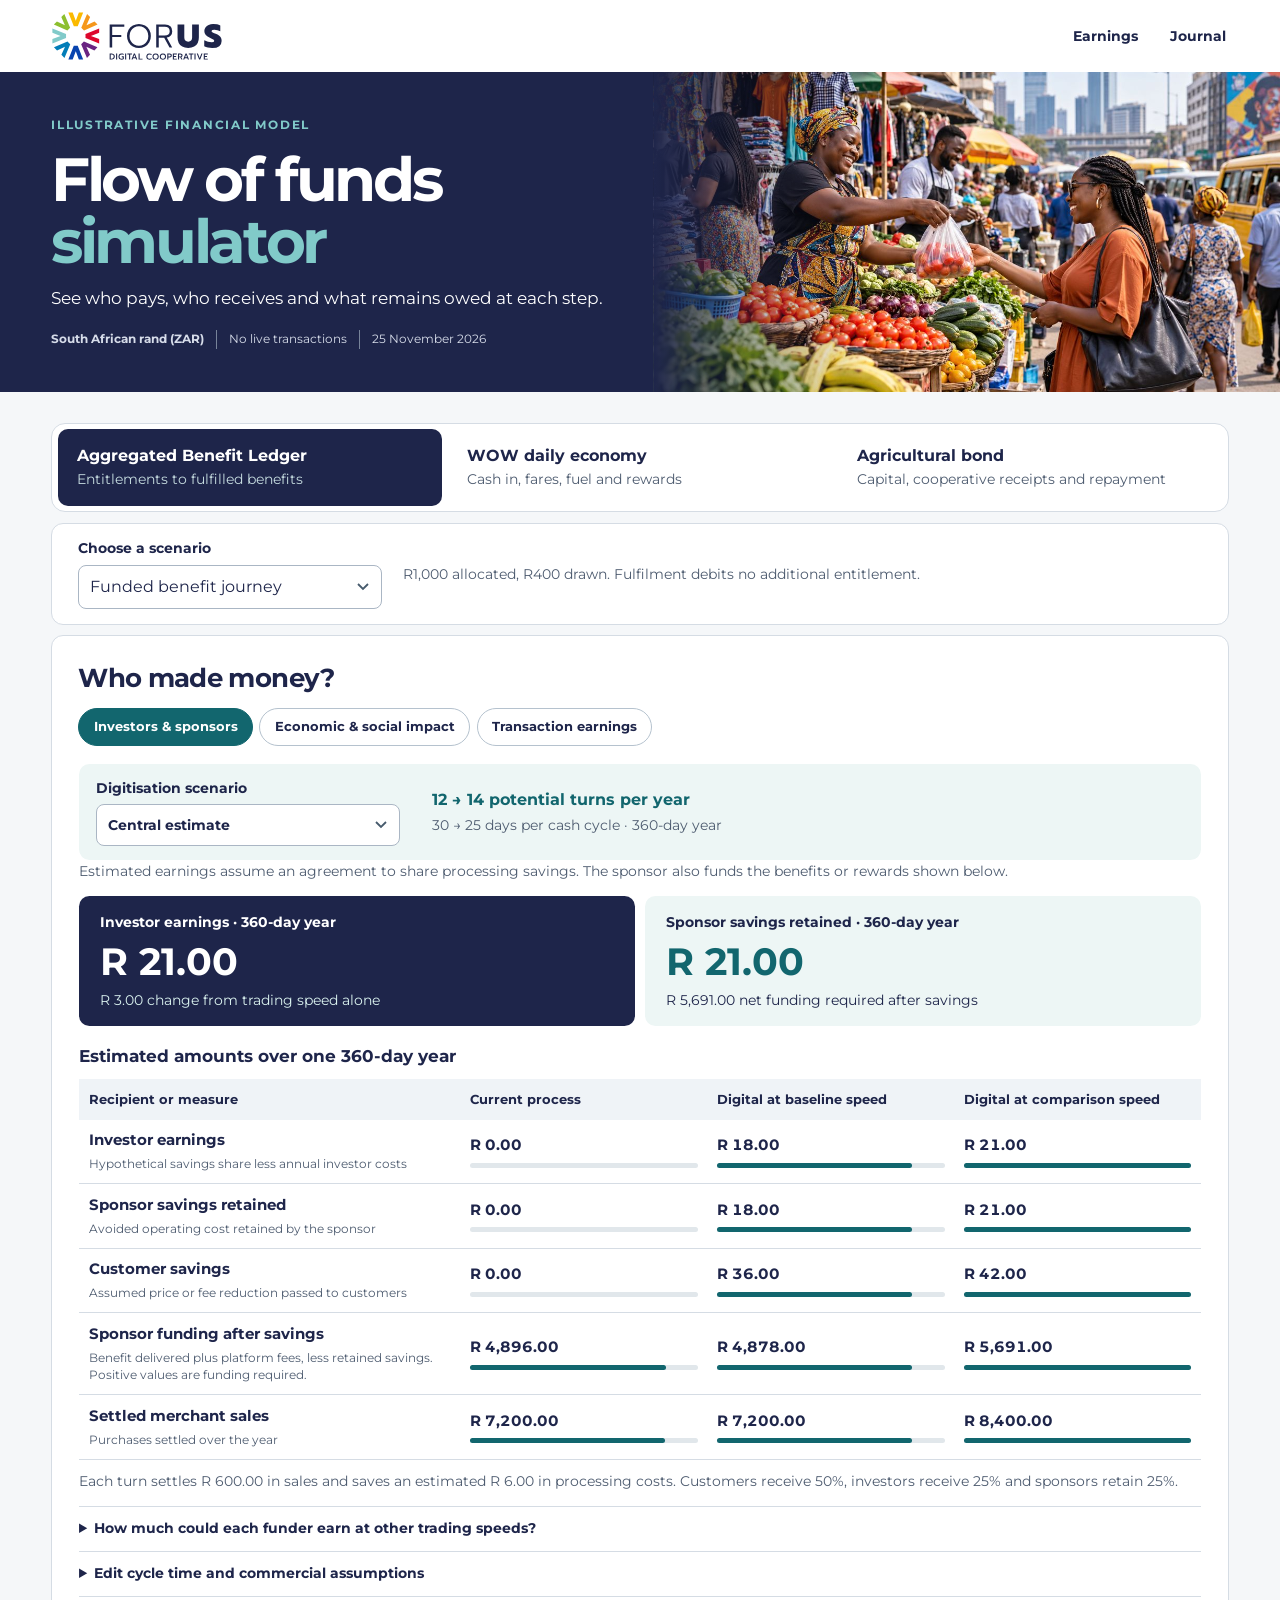
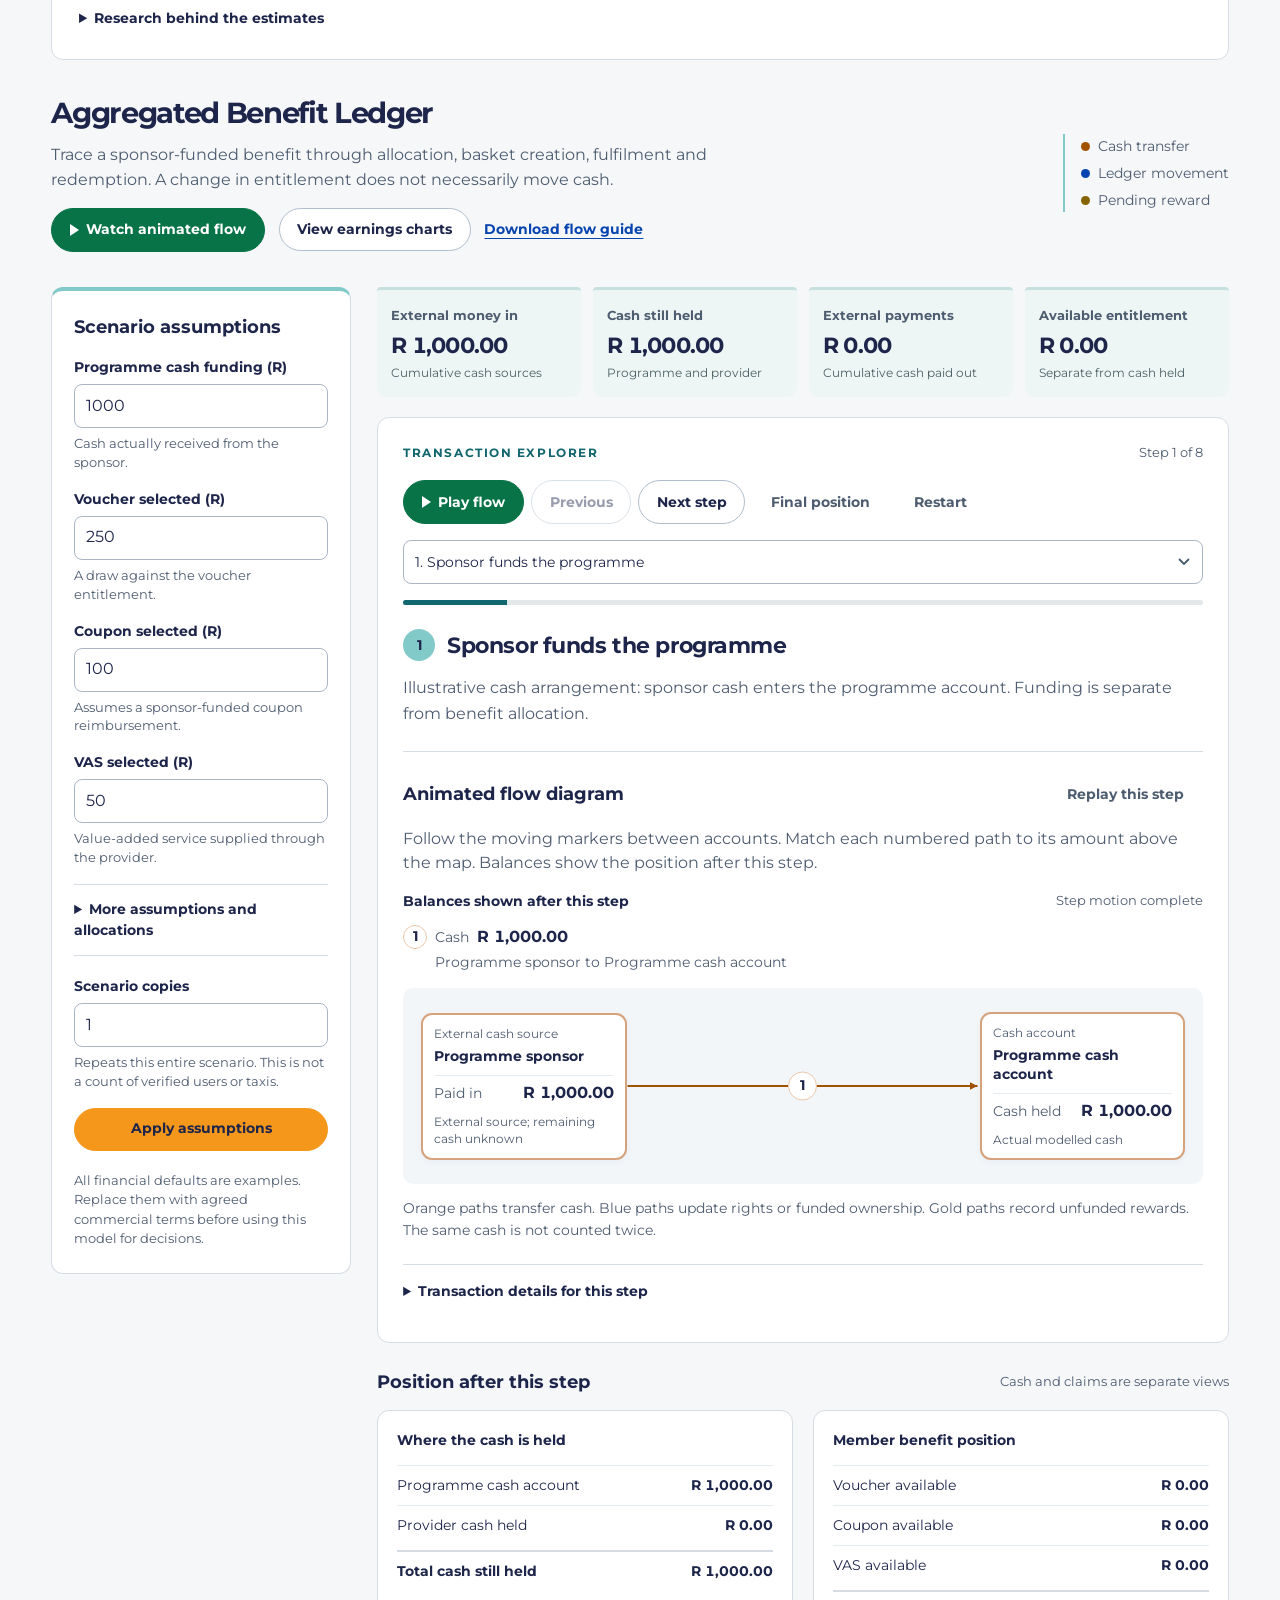
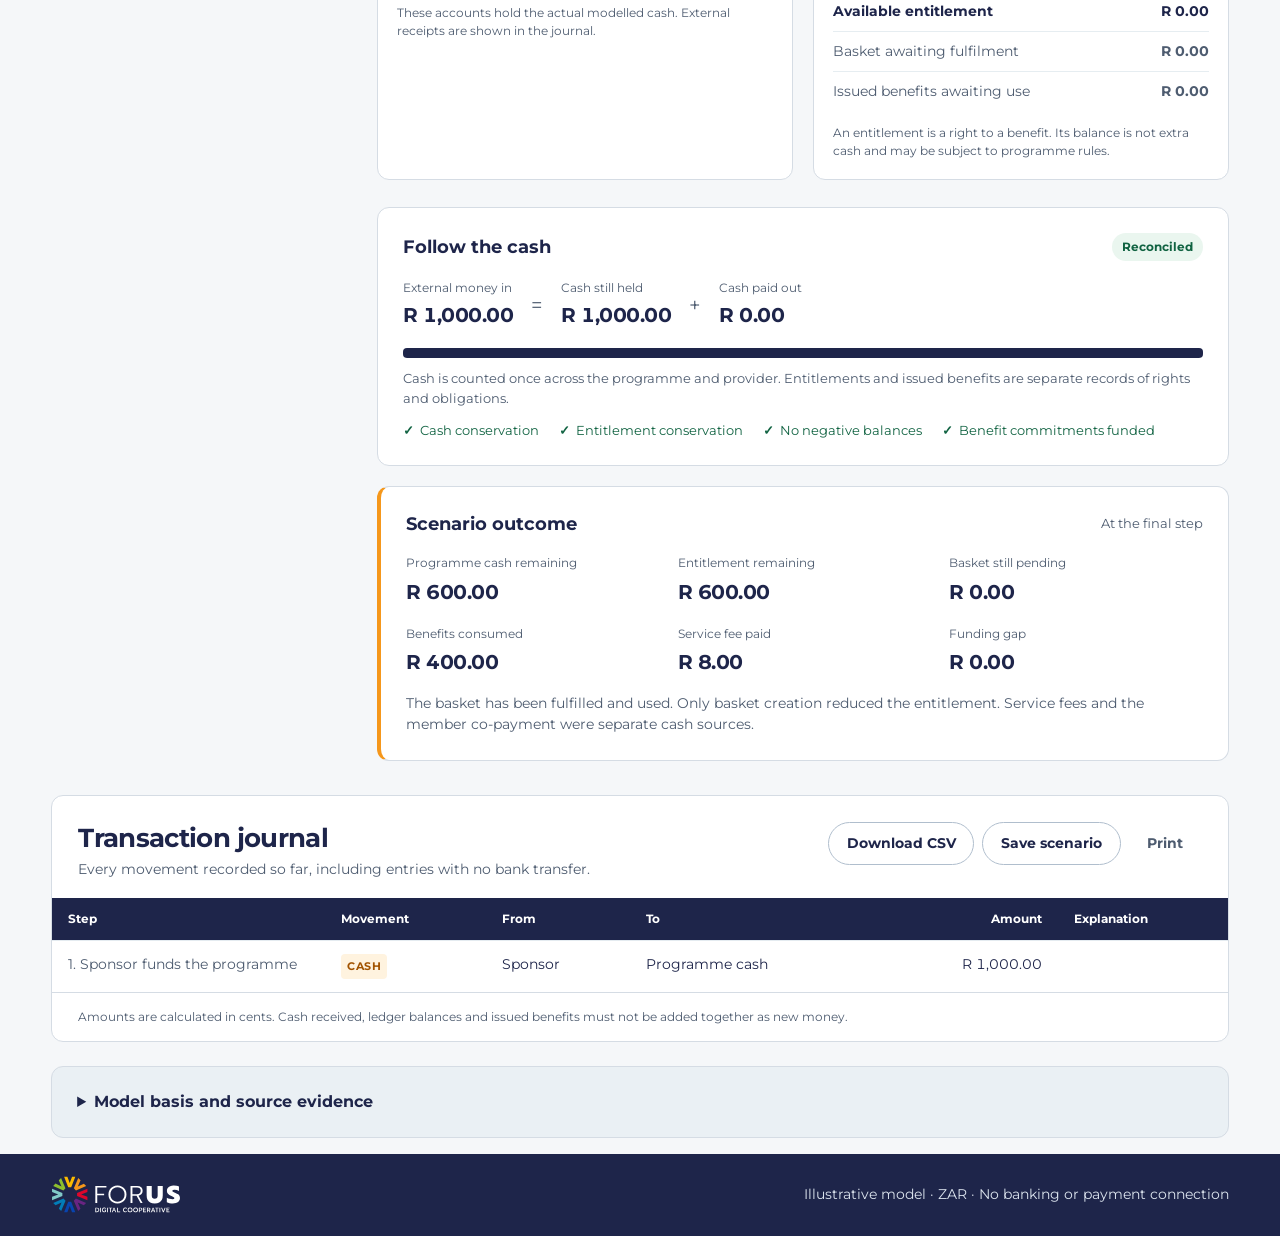
<file: index.html>
<!doctype html>
<html lang="en-ZA">
<head>
  <meta charset="utf-8">
  <meta name="viewport" content="width=device-width, initial-scale=1">
  <meta name="theme-color" content="#1e254a">
  <meta name="description" content="Explore the actual movement of money and the separate ledger movements in illustrative FORUS benefit, WOW and agricultural bond scenarios.">
  <title>FORUS Flow of Funds Simulator</title>
  <link rel="stylesheet" href="styles.css?v=earnings1">
  <link rel="stylesheet" href="diagram.css">
  <link rel="preload" href="brand/montserrat-700.ttf" as="font" type="font/ttf" crossorigin>
  <link rel="stylesheet" href="forus.css?v=playback1">
  <script src="model.js?v=fleet1" defer></script>
  <script src="bond-model.js" defer></script>
  <script src="diagram.js?v=brand1" defer></script>
  <script src="participant-charts.js" defer></script>
  <script src="impact.js" defer></script>
  <script src="velocity.js?v=fleet1" defer></script>
  <script src="fuel-fleet.js" defer></script>
  <script src="app.js?v=fleet1" defer></script>
</head>
<body class="simulator">
<header class="masthead">
  <div class="header-inner">
    <a class="brand" href="#benefit" aria-label="FORUS funds flow simulator"><img class="brand-logo" src="brand/forus-logo-colour.svg" width="500" height="150" alt="FORUS Digital Cooperative"></a>
    <nav class="header-nav" aria-label="Simulator sections">
      <button type="button" data-jump="earnings-heading">Earnings</button>
      <button type="button" data-jump="journal-heading">Journal</button>
    </nav>
  </div>
  <div class="hero-band">
    <div class="hero-photo" aria-hidden="true"></div>
    <div class="hero"><div class="hero-copy">
      <p class="eyebrow">Illustrative financial model</p>
      <h1>Flow of funds <span>simulator</span></h1>
      <p class="hero-sub">See who pays, who receives and what remains owed at each step.</p>
      <div class="hero-meta"><span id="header-currency">South African rand (ZAR)</span><span>No live transactions</span><time datetime="2026-11-25">25 November 2026</time></div>
    </div></div>
  </div>
</header>
<main class="workspace">
  <nav class="model-tabs" aria-label="Financial model">
    <button id="tab-benefit" class="model-tab active" type="button" data-model="benefit" data-short="Benefits" aria-label="Aggregated Benefit Ledger" aria-pressed="true"><span>Aggregated Benefit Ledger<small>Entitlements to fulfilled benefits</small></span></button>
    <button id="tab-wow" class="model-tab" type="button" data-model="wow" data-short="WOW" aria-label="WOW daily economy" aria-pressed="false"><span>WOW daily economy<small>Cash in, fares, fuel and rewards</small></span></button>
    <button id="tab-bond" class="model-tab" type="button" data-model="bond" data-short="Agri bond" aria-label="Agricultural bond" aria-pressed="false"><span>Agricultural bond<small>Capital, cooperative receipts and repayment</small></span></button>
  </nav>
  <div class="scenario-control" role="group" aria-label="Scenario selection">
      <label class="field bond-view-field" id="bond-view-field" hidden><span>Bond view</span><select id="bond-view"><option value="portfolio">Five-year portfolio waterfall</option><option value="facility">Cooperative facility flow</option></select></label>
      <label class="field preset-field"><span>Choose a scenario</span><select id="preset-select"></select></label>
      <div class="field-help"><p id="preset-help"></p><button type="button" class="edit-preset" id="edit-preset" hidden data-jump="assumption-heading">Edit transaction assumptions</button></div>
  </div>
  <section class="journal-section earnings" id="earnings" aria-labelledby="earnings-heading">
    <div class="journal-header earnings-header">
      <div><h2 id="earnings-heading" tabindex="-1">Who made money?</h2>
        <div class="return-switch" role="group" aria-label="Earnings and impact views">
          <button type="button" id="show-fleet" aria-pressed="false" aria-controls="fleet-panel" hidden>Fuel fleet earnings</button>
          <button type="button" id="show-capital" aria-pressed="true" aria-controls="velocity-panel">Investors &amp; sponsors</button>
          <button type="button" id="show-impact" aria-pressed="false" aria-controls="impact-panel">Economic &amp; social impact</button>
          <button type="button" id="show-participants" aria-pressed="false" aria-controls="participant-panel">Transaction earnings</button>
        </div>
      </div>
      <label class="field earnings-period" id="participant-period" hidden>Show amounts through<select id="earnings-period"></select></label>
    </div>
    <div id="projection-panel">
      <div class="velocity-controls">
        <label class="field">Digitisation scenario<select id="velocity-case">
          <option value="none">No efficiency gain</option><option value="cautious">Cautious adoption</option><option value="central" selected>Central estimate</option><option value="high">High adoption</option><option value="custom">Custom assumptions</option>
        </select></label>
        <div><strong id="velocity-turns"></strong><p id="velocity-days"></p></div>
      </div>
      <section id="fleet-panel" aria-labelledby="fleet-heading" hidden>
        <h3 id="fleet-heading">What could a larger fuel fleet earn?</h3>
        <p>Start with a month of reported WOW fuel purchases. Vehicle counts and commercial terms are illustrative. Change them to compare annual earnings.</p>
        <div class="fleet-controls">
          <label class="field">Reported starting month<select id="fleet-month"></select></label>
          <label class="field">Starting vehicles (assumed)<input id="fleet-start" type="number" min="1" max="1000000" step="1" value="100"></label>
          <label class="field">Participating vehicles<input id="fleet-target" type="number" min="0" max="1000000" step="1" value="200"></label>
          <div><label class="field">Target turns per year<input id="fleet-turns" type="number" min="0" max="360" step="1" value="14"></label><button type="button" class="edit-preset" id="fleet-follow" hidden>Use digitisation scenario</button></div>
        </div>
        <label class="fleet-demand"><input type="checkbox" id="fleet-demand" checked> Extra turns can serve additional fuel demand</label>
        <div id="fleet-results" aria-live="polite" aria-atomic="true"></div>
        <details id="fleet-method"><summary>Sources and calculation</summary>
          <p>The <cite>WOW Impact Engine</cite> reports monthly litres and total distributions of R33,556 over 17,135 litres from October 2025 to January 2026. Monthly figures add to 17,134 litres. The projected rebate per litre uses the reported period totals at full precision. The starting vehicle count and baseline turns are assumptions.</p>
          <p>Annual fuel volume starts at 12 times the selected month’s litres. Scale by participating vehicles divided by starting vehicles, then by target turns divided by baseline turns. Turning off additional demand caps fuel per vehicle at the starting annual rate. Each turn represents a funded cycle with constant litres per vehicle per turn.</p>
          <p>The selected WOW scenario supplies the fuel price, merchant settlement rate, rebate funding rate and recipient shares. Cash-in must settle for purchases to proceed. Reported litres replace the example’s batch size. Each annual projection rounds cash flows to cents.</p>
        </details>
      </section>
      <div id="velocity-panel">
        <p id="velocity-summary"></p>
        <div id="velocity-results" aria-live="polite" aria-atomic="true"></div>
      </div>
      <div id="impact-panel" hidden>
        <h3>What did the funding make possible?</h3>
        <div class="impact-controls">
          <label class="field" id="impact-scope-field">Funding being assessed<select id="impact-scope">
            <option value="programme">Whole funded programme</option><option value="rewards">Reward sponsors only</option>
          </select></label>
          <label class="field">Sales that would happen without this funding <span class="impact-range"><input type="range" min="0" max="100" step="1" value="0" id="impact-alternative"><output for="impact-alternative" id="impact-percent">0%</output></span></label>
        </div>
        <div id="impact-results" aria-live="polite" aria-atomic="true"></div>
        <section id="wow-reported" class="wow-reported" aria-labelledby="wow-reported-heading" hidden>
          <h4 id="wow-reported-heading">Reported WOW fuel activity · October 2025 to January 2026</h4>
          <div class="impact-distribution">
            <div><strong class="impact-total">R33,556</strong><p>WOW reports this amount was distributed to operators, drivers, associations, regions and the province. Across the reported 17,135 litres, that averages about R1.96 distributed per litre.</p></div>
            <div><h4>Litres dispensed through the rebate programme</h4>
              <ul id="wow-history-months"></ul>
            </div>
          </div>
          <p class="velocity-foot">The <cite>WOW Impact Engine</cite> reports these figures in “What we can showcase”. Its monthly volumes sum to 17,134 litres, one litre below its stated total. Independent verification requires the underlying settlement records.</p>
          <button type="button" id="open-fleet" class="edit-preset">Explore earnings at these fuel volumes</button>
        </section>
        <details class="velocity-evidence"><summary>How to verify social impact</summary>
          <p>The WOW Impact Engine defines value returned by beneficiary class. Here the cash flows are scenarios. Verified results require matching sponsor settlement to wallet credits, reversals and the member registry for the reporting period.</p>
          <p>Count each active member once across turns. Use consented registry data to report women’s and youth participation and their shares of funded value. To estimate changes in household income, travel costs or safety, compare baseline and follow-up surveys and publish dates and sample sizes.</p>
          <p>The comparison estimates additional sales. A pilot can test how much trade would have happened through cash, another lender or another merchant. Profit and local value added require production-cost data. <a href="https://www.ifc.org/content/dam/ifc/doc/latest/aimm-general-guidance-note.pdf" target="_blank" rel="noopener">IFC guidance on counterfactuals</a></p>
        </details>
      </div>
      <details id="velocity-assumptions"><summary>Edit cycle time and commercial assumptions</summary>
        <div class="velocity-fields">
          <label class="field">Baseline days per cash cycle<input id="v-days" type="number" min="1" max="360" step="1" value="30"></label>
          <label class="field">Days removed from the cycle<input id="v-saved" type="number" min="0" max="359" step="1" value="5"></label>
          <label class="field savings-field">Addressable cost (% of settled sales)<input id="v-cost" type="number" min="0" max="100" step="0.01" value="5"></label>
          <label class="field savings-field">Reduction in that cost (%)<input id="v-reduction" type="number" min="0" max="100" step="0.01" value="20"></label>
          <label class="field savings-field">Customer share of savings (%)<input id="v-customer" type="number" min="0" max="100" step="0.01" value="50"></label>
          <label class="field savings-field">Investor share of savings (%)<input id="v-investor" type="number" min="0" max="100" step="0.01" value="25"></label>
          <label class="field savings-field">Annual investor costs (R)<input id="v-expense" type="number" min="0" max="1000000000" step="0.01" value="0"></label>
        </div>
        <p id="velocity-method"></p>
      </details>
      <details class="velocity-evidence"><summary>Research behind the estimates</summary>
        <ul>
          <li>IFC found payment terms of 30–90 days between MSME suppliers and anchor firms in a representative Kenyan supply chain. We use 30 days as an illustrative starting point for the cash cycle. <a href="https://www.ifc.org/content/dam/ifc/doc/mgrt/202210-supply-chain-finance-market-assessment-kenya.pdf" target="_blank" rel="noopener">IFC Kenya supply-chain assessment (2022)</a></li>
          <li>HSBC and ING completed a soybean trade’s letter-of-credit document exchange in 24 hours. Paper exchanges usually took 5–10 days. The scenarios remove 0, 2, 5 or 9 days from a whole cycle only if that work delays cash collection. Production time and payment terms can limit the gain. <a href="https://www.hsbc.com/-/files/hsbc/media/media-release/2018/180514-hsbc-trade-blockchain-transaction-press-release.pdf?download=1" target="_blank" rel="noopener">HSBC and ING transaction (2018)</a></li>
          <li>In a Niger field experiment, mobile delivery cut variable cash-transfer costs by about 20%, while initial costs were higher. Recipients waited about 30 minutes on average, compared with four hours for cash. We test cost reductions of 0%, 10%, 20% and 30% of addressable processing costs. Customer price savings depend on the assumed pass-through. <a href="https://bpb-us-e1.wpmucdn.com/sites.tufts.edu/dist/6/45/files/2010/02/Published-Version-with-Erratum-Corrections_aug2017.pdf" target="_blank" rel="noopener">Aker et al., Niger cash-transfer experiment (2016)</a></li>
          <li>For a customer-price benchmark, the World Bank found average charges of 4.59% for digital services and 7.30% for non-digital services when sending US$200 abroad in Q3 2025. This cross-border comparison gives context only. Merchant savings in the calculator use the editable local cost base. <a href="https://remittanceprices.worldbank.org/sites/default/files/2026-04/RPW_main_report_and_annex_Q325.pdf" target="_blank" rel="noopener">World Bank Remittance Prices Worldwide, issue 54</a></li>
        </ul>
        <p>The 5% cost base and the split between customers (50%), investors (25%) and sponsors (25%) are illustrative commercial assumptions. FORUS pilot data or signed terms can replace them.</p>
      </details>
    </div>
    <div id="participant-panel" hidden><p id="earnings-basis"></p>
    <div class="earnings-grid">
      <div>
        <h3>Amount by participant</h3>
        <ul class="earnings-ranking" id="earnings-ranking"></ul>
      </div>
      <div class="earnings-trend">
        <h3>How the amount changed</h3>
        <label class="field">Participant<select id="earnings-person"></select></label>
        <div class="earnings-readout"><strong id="earnings-amount"></strong><span id="earnings-through"></span></div>
        <div id="earnings-plot"></div>
        <details class="earnings-history"><summary>See transactions that changed this amount</summary><ol id="earnings-events"></ol></details>
      </div>
    </div>
    </div>
  </section>
  <section class="model-intro" aria-labelledby="model-heading">
    <div><h2 id="model-heading">Aggregated Benefit Ledger</h2><p id="model-description"></p><div class="intro-actions"><button id="watch-flow" class="button playback" type="button" aria-controls="flow-diagram">Watch animated flow</button><button id="view-earnings" class="button" type="button" aria-controls="earnings">View earnings charts</button><a id="guide-link" class="guide-link" href="docs/FORUS_Aggregated_Benefit_Ledger_Funds_Flow.docx" download>Download flow guide</a></div></div>
    <div class="model-key"><span><i class="key-dot cash"></i>Cash transfer</span><span><i class="key-dot ledger"></i>Ledger movement</span><span><i class="key-dot pending"></i><span id="pending-legend">Pending reward</span></span></div>
  </section>
  <div class="layout">
    <aside class="assumptions" aria-labelledby="assumption-heading">
      <div class="section-heading"><h3 id="assumption-heading" tabindex="-1">Scenario assumptions</h3></div>
      <form id="inputs-form" novalidate>
        <div id="primary-inputs"></div>
        <details id="advanced-details"><summary>More assumptions and allocations</summary><div id="advanced-inputs"></div></details>
        <div class="field" id="multiplier-field"><label for="input-multiplier">Scenario copies</label><input id="input-multiplier" name="multiplier" type="number" min="1" max="100000" step="1" inputmode="numeric" value="1"><small>Repeats this entire scenario. This is not a count of verified users or taxis.</small></div>
        <button class="button primary apply-button" type="submit">Apply assumptions</button>
      </form>
      <div id="input-errors" class="validation-error" role="alert" hidden></div>
      <p id="dirty-message" class="dirty-message" aria-live="polite" hidden>Assumptions changed. Apply to recalculate.</p>
      <p class="assumption-note" id="assumption-note">All financial defaults are examples. Replace them with agreed commercial terms before using this model for decisions.</p>
    </aside>
    <div class="explorer">
      <section class="metric-grid" id="metrics" aria-label="Position at this step"></section>
      <section class="step-card" aria-labelledby="step-title">
        <div class="step-topline"><span class="section-label">Transaction explorer</span><span class="step-counter" id="step-counter"></span></div>
        <div class="step-controls">
          <button class="button playback" id="play-button" type="button" aria-controls="flow-diagram" aria-pressed="false">Play flow</button>
          <button class="button" id="previous-button" type="button">Previous</button>
          <button class="button" id="next-button" type="button">Next step</button>
          <button class="button quiet" id="finish-button" type="button">Final position</button>
          <button class="button quiet" id="reset-button" type="button">Restart</button>
        </div>
        <label class="step-picker"><span class="sr-only">Jump to a transaction step</span><select id="step-select"></select></label>
        <div class="progress-track" role="progressbar" id="step-progress" aria-label="Flow progress" aria-valuemin="0" aria-valuemax="100" aria-valuenow="0"><div id="progress-fill"></div></div>
        <div class="current-step" aria-live="polite" aria-atomic="true">
          <div class="step-heading-row"><span class="step-number" id="step-number">1</span><h3 id="step-title"></h3></div>
          <p id="step-description"></p>
        </div>
        <section class="flow-diagram-section" aria-labelledby="diagram-heading">
          <div class="diagram-heading-row"><h4 id="diagram-heading">Animated flow diagram</h4><button class="button quiet" id="replay-diagram" type="button">Replay this step</button></div>
          <p class="diagram-introduction">Follow the moving markers between accounts. Match each numbered path to its amount above the map. Balances show the position after this step.</p>
          <div id="flow-diagram"></div>
        </section>
        <details class="movement-details"><summary>Transaction details for this step</summary><div id="movement-lanes"></div></details>
      </section>
      <section class="position-section" aria-labelledby="position-heading">
        <div class="section-heading"><h3 id="position-heading">Position after this step</h3><span class="section-caption">Cash and claims are separate views</span></div>
        <div id="balance-panels" class="balance-panels"></div>
      </section>
      <section class="reconciliation" aria-labelledby="reconciliation-heading">
        <div class="section-heading"><h3 id="reconciliation-heading">Follow the cash</h3><span id="reconciliation-badge" class="status-badge"></span></div>
        <div id="cash-equation" class="cash-equation"></div>
        <div class="cash-bar" id="cash-bar" aria-label="Disposition of cumulative cash received"></div>
        <p id="reconciliation-note" class="secondary"></p>
        <div id="check-list" class="check-list"></div>
      </section>
      <section class="outcome" aria-labelledby="outcome-heading">
        <div class="section-heading"><h3 id="outcome-heading">Scenario outcome</h3><span class="section-caption">At the final step</span></div>
        <div id="outcome-summary"></div>
      </section>
    </div>
  </div>
  <section class="annual-section" id="annual-section" aria-labelledby="annual-heading" hidden>
    <div class="journal-header"><div><h2 id="annual-heading">Five-year waterfall</h2><p id="annual-description"></p></div><span class="annual-units">USD · Full scenario</span></div>
    <div id="annual-summary" class="annual-summary"></div>
    <div class="table-scroll"><table class="annual-table"><thead id="annual-head"></thead><tbody id="annual-body"></tbody></table></div>
    <p class="journal-footnote" id="annual-footnote"></p>
  </section>
  <section class="journal-section" aria-labelledby="journal-heading">
    <div class="journal-header"><div><h2 id="journal-heading" tabindex="-1">Transaction journal</h2><p>Every movement recorded so far, including entries with no bank transfer.</p></div><div class="export-actions"><button class="button" id="export-csv" type="button">Download CSV</button><button class="button" id="export-json" type="button">Save scenario</button><button class="button quiet" id="print-button" type="button">Print</button></div></div>
    <div class="table-scroll"><table class="journal-table"><thead><tr><th>Step</th><th>Movement</th><th>From</th><th>To</th><th class="amount-cell">Amount</th><th>Explanation</th></tr></thead><tbody id="journal-body"></tbody></table></div>
    <p class="journal-footnote">Amounts are calculated in cents. Cash received, ledger balances and issued benefits must not be added together as new money.</p>
  </section>
  <details class="method-section"><summary>Model basis and source evidence</summary><div id="source-content"></div></details>
</main>
<footer class="page-footer"><div class="footer-inner"><a href="https://forus.coop/" aria-label="FORUS Digital Cooperative website"><img class="brand-logo" src="brand/forus-logo-reversed.svg" width="500" height="150" alt="FORUS Digital Cooperative"></a><span id="footer-currency">Illustrative model · ZAR · No banking or payment connection</span></div></footer>
<noscript>This simulator requires JavaScript. No payments are processed.</noscript>
</body>
</html>
</file>
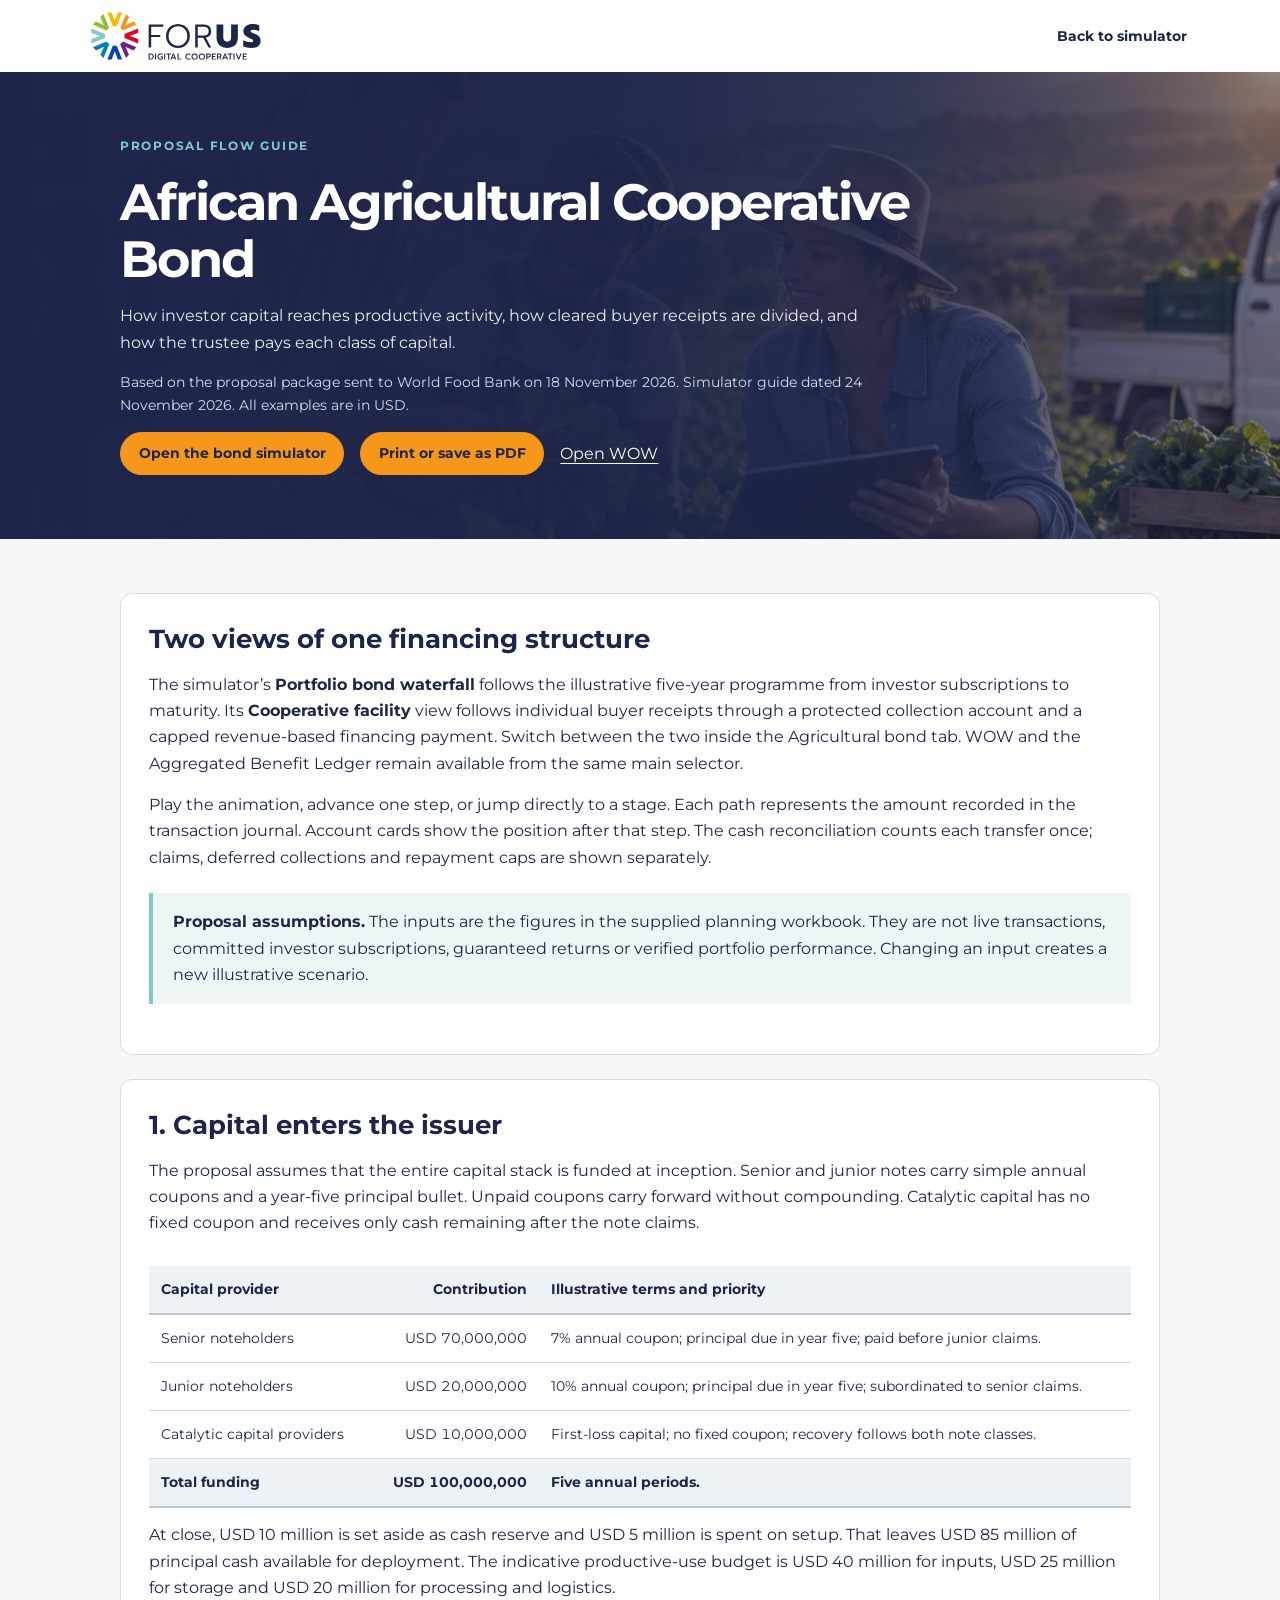
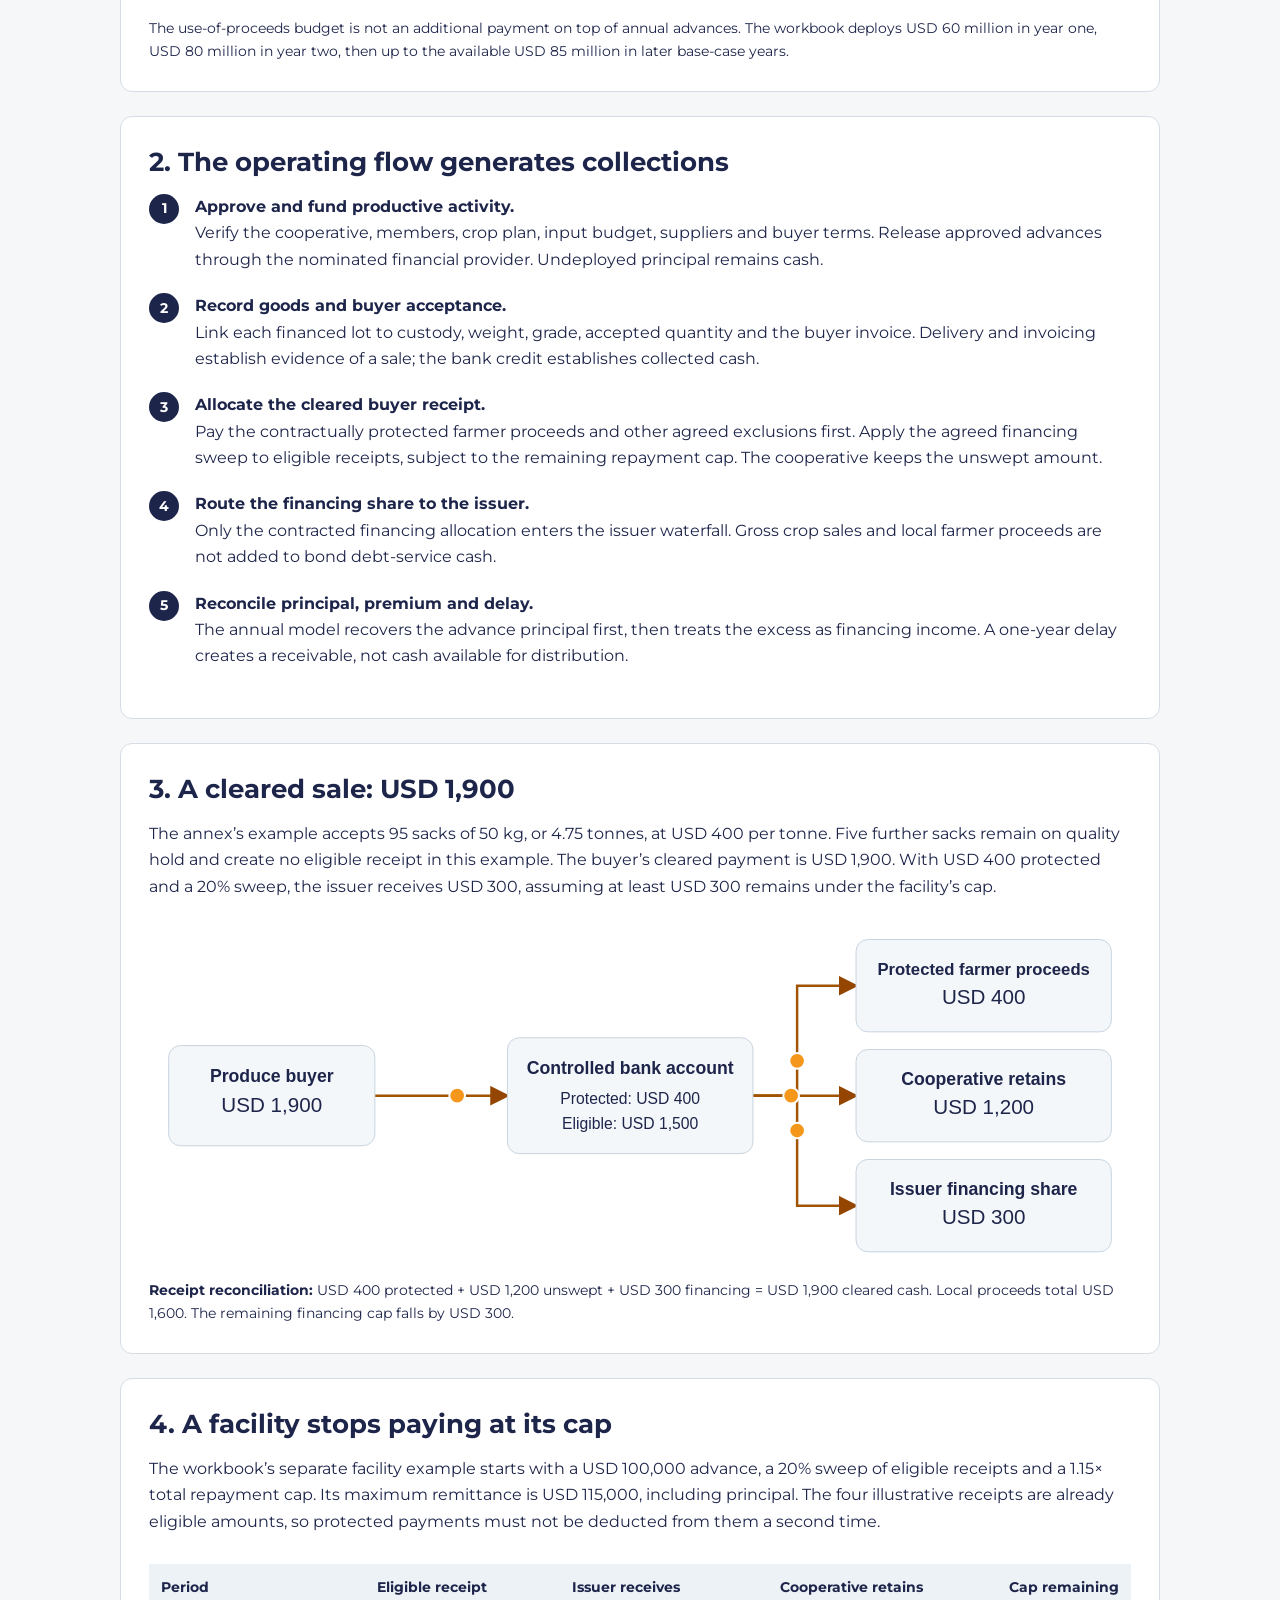
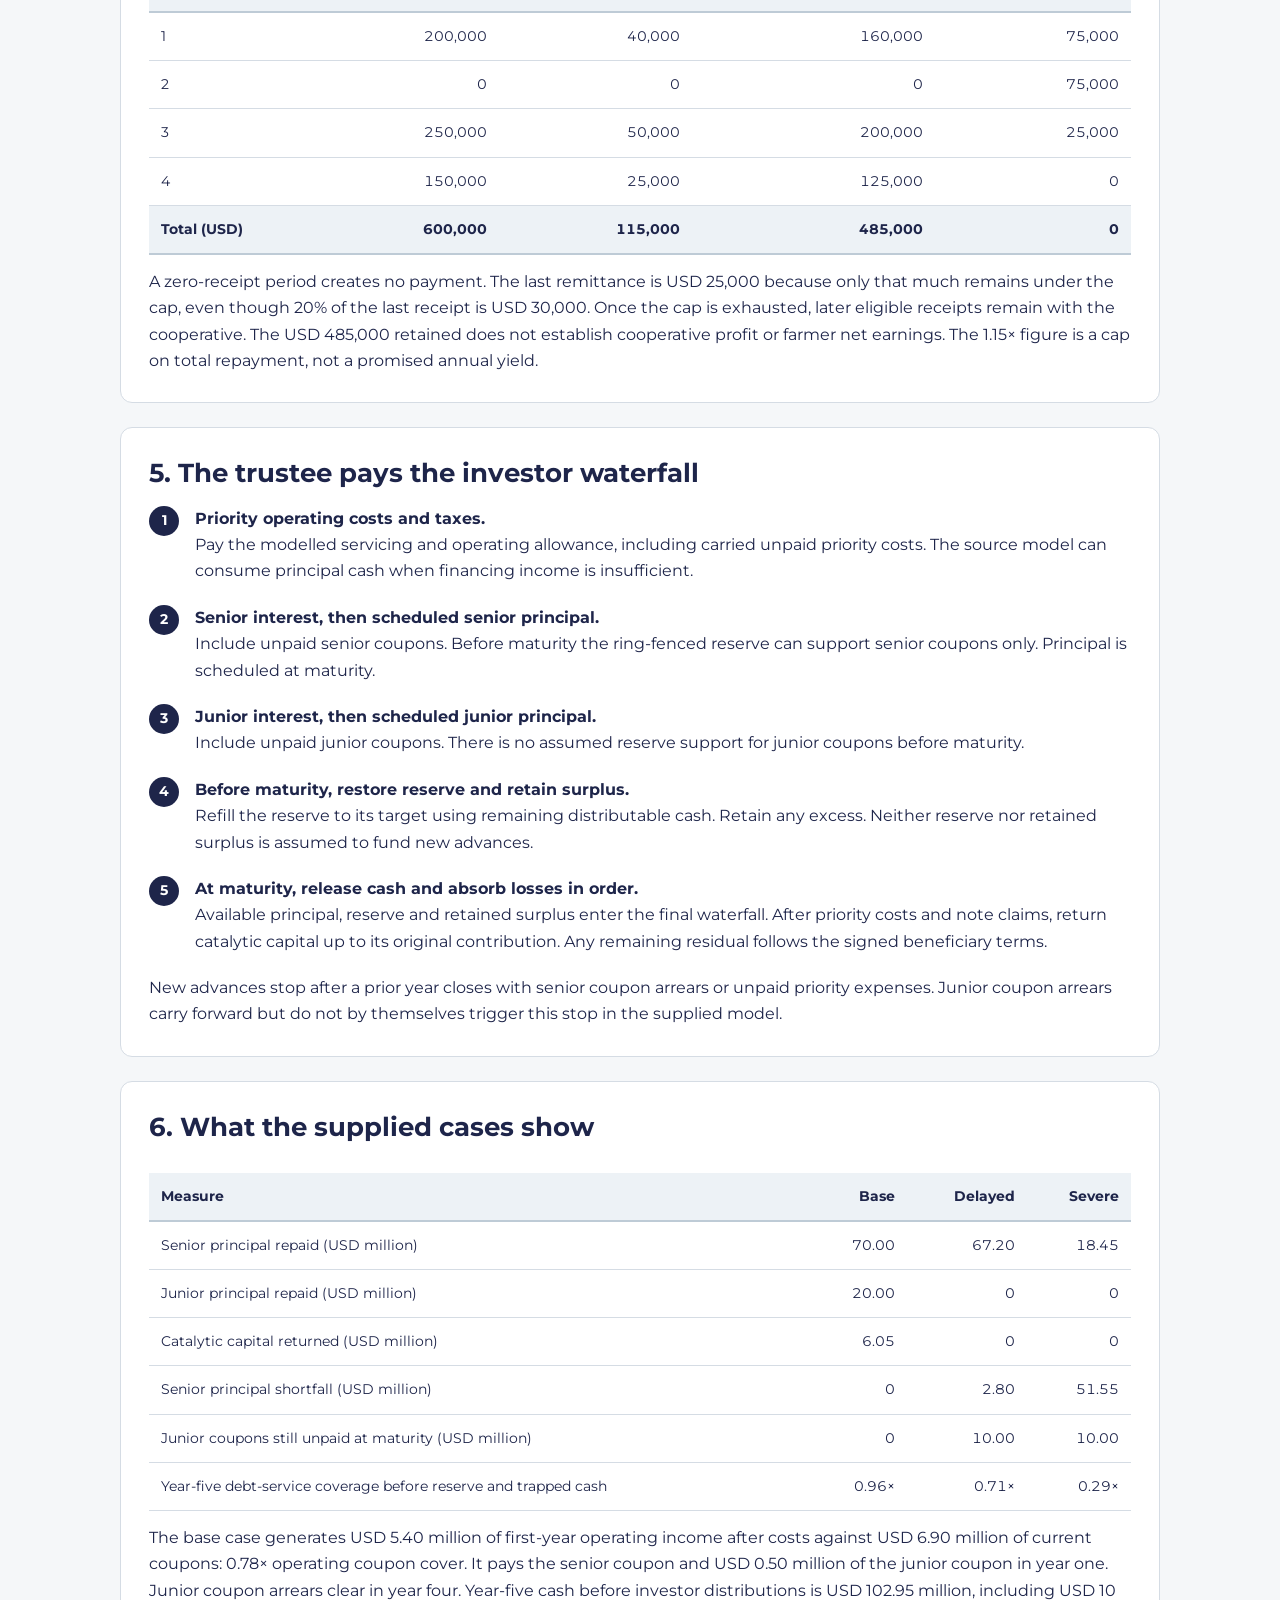
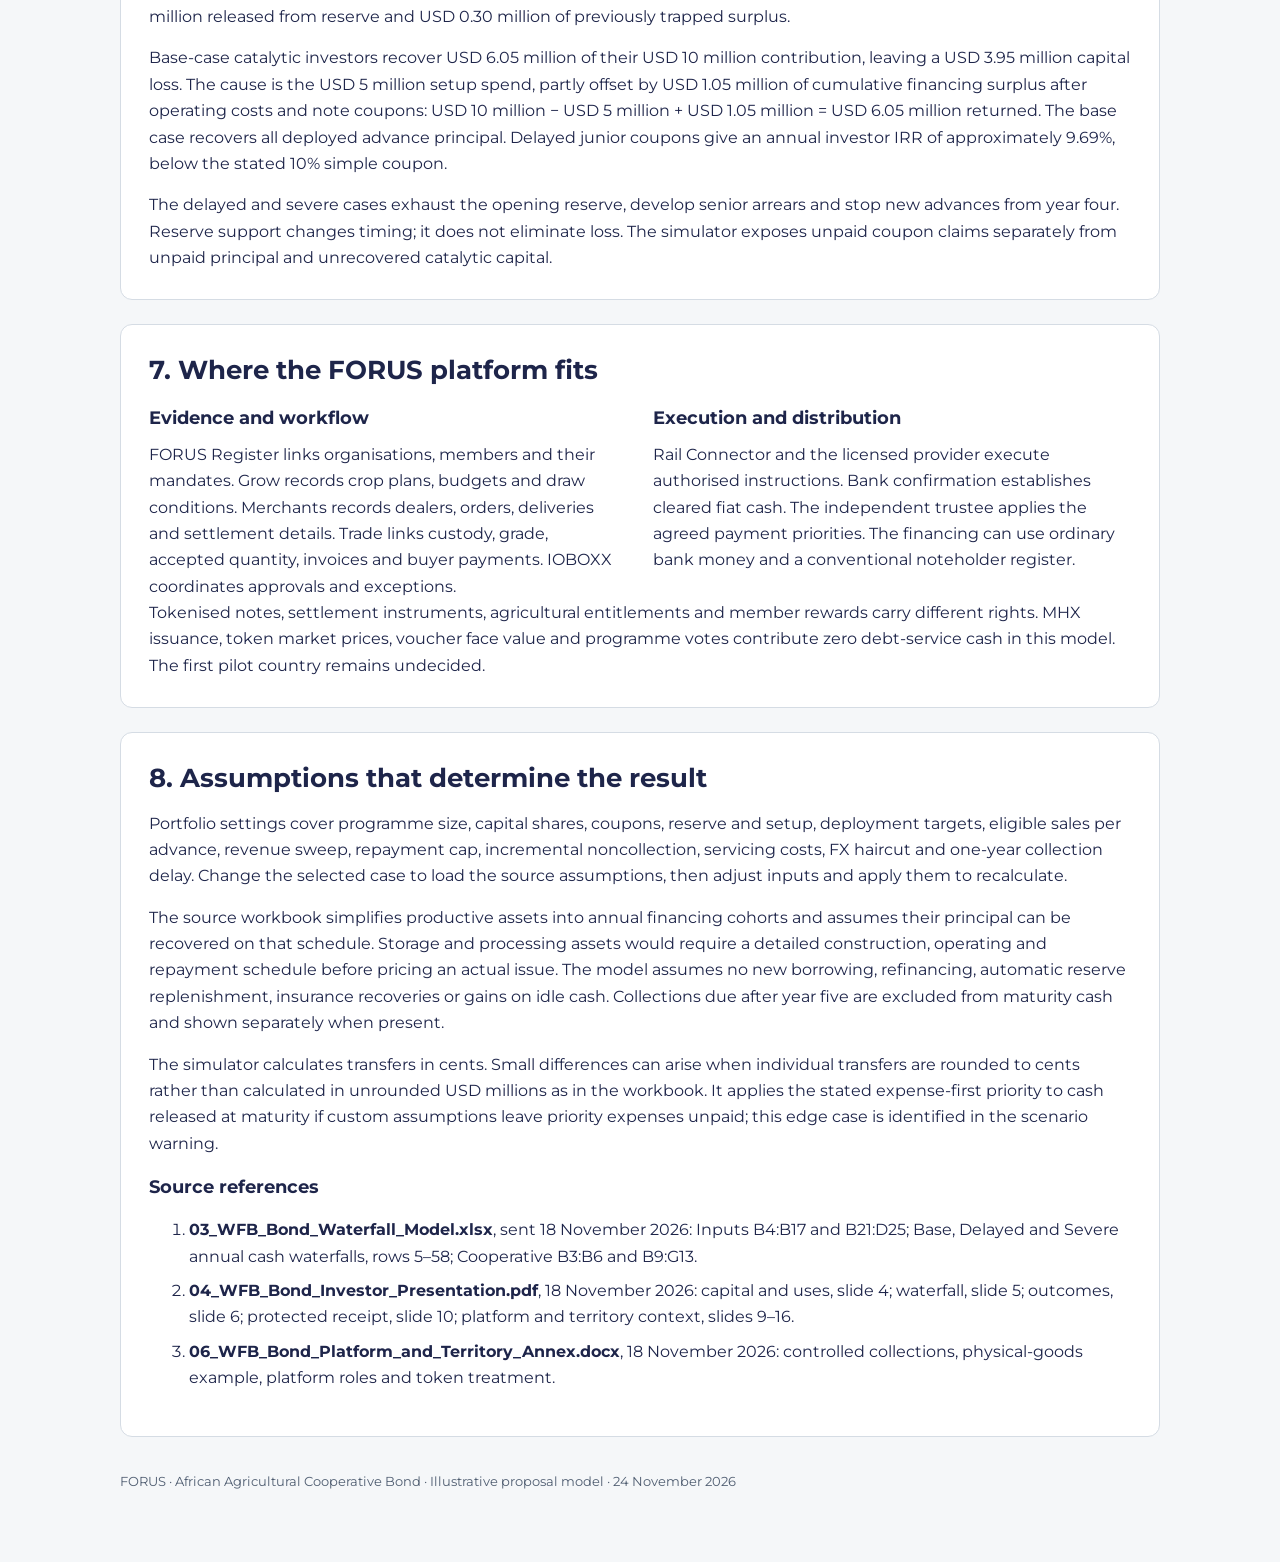
<file: bond-guide.html>
<!doctype html>
<html lang="en"><head><meta charset="utf-8"><meta name="viewport" content="width=device-width,initial-scale=1"><title>African Agricultural Cooperative Bond — Flow guide</title>
<style>
:root{--navy:#172d43;--orange:#f47721;--muted:#526576;--line:#dce4eb}*{box-sizing:border-box}body{margin:0;color:var(--navy);background:#f2f5f8;font:16px/1.65 Arial,Helvetica,sans-serif}header{background:var(--navy);color:white;padding:48px max(24px,calc((100% - 1040px)/2));border-top:7px solid var(--orange)}header p{max-width:760px;color:#d3dfeb}h1{font-size:clamp(2rem,4vw,3.2rem);line-height:1.12;max-width:870px;margin:16px 0}h2{font-size:1.6rem;line-height:1.3;margin:0 0 16px}h3{font-size:1.1rem;margin:0 0 10px}.eyebrow{font-size:13px;text-transform:uppercase;letter-spacing:.12em;color:#ffae73;font-weight:700}main{max-width:1100px;margin:auto;padding:30px 30px 60px}section{background:white;border:1px solid var(--line);border-radius:12px;margin:24px 0;padding:28px}a{color:#a3440d}header a{color:#fff}p{margin:0 0 15px}p:last-child{margin-bottom:0}.toolbar{display:flex;gap:16px;flex-wrap:wrap;align-items:center}.button{background:var(--orange);border:0;border-radius:6px;color:#15283a;padding:12px 18px;font:700 15px Arial;cursor:pointer;text-decoration:none}.sub{font-size:14px;color:var(--muted)}.callout{background:#fff6e9;border-left:4px solid var(--orange);padding:16px 20px;margin:22px 0}.table-scroll{overflow-x:auto}table{border-collapse:collapse;width:100%;font-size:14px;margin:14px 0}th{text-align:left;background:#edf2f6;padding:12px;border-bottom:2px solid #becbd6;vertical-align:top}td{padding:12px;border-bottom:1px solid var(--line);vertical-align:top}td.num,th.num{text-align:right;white-space:nowrap;font-variant-numeric:tabular-nums}.steps{counter-reset:flow;list-style:none;padding:0;margin:0}.steps li{counter-increment:flow;padding:0 0 20px 46px;position:relative}.steps li:before{content:counter(flow);position:absolute;left:0;top:0;background:var(--navy);color:#fff;width:30px;height:30px;display:grid;place-items:center;border-radius:50%;font-size:14px;font-weight:bold}.steps strong{display:block}.grid{display:grid;grid-template-columns:1fr 1fr;gap:25px}.diagram{overflow-x:auto}.diagram svg{width:100%;min-width:670px;height:auto;display:block}.sources li{margin-bottom:8px}footer{font-size:13px;color:var(--muted);padding:10px 0}.note{font-size:14px}.diagram .token{fill:var(--orange);stroke:white;stroke-width:2}@media(max-width:680px){main{padding:18px 14px}section{padding:20px}.grid{grid-template-columns:1fr}header{padding:30px 22px}td,th{padding:9px}}@media(prefers-reduced-motion:reduce){.token{display:none}}@media print{body{background:#fff;font-size:10.5pt}header{background:white;color:var(--navy);padding:15px 0;border-top:4px solid var(--orange)}header p{color:var(--navy)}main{padding:0}h1{font-size:28pt}.toolbar{display:none}section{border:0;padding:18px 0;margin:0;border-bottom:1px solid var(--line);border-radius:0}h2,h3{break-after:avoid}tr,.callout,.steps li{break-inside:avoid}.token{display:none}svg{min-width:0!important}a{color:inherit;text-decoration:none}footer{margin-top:20px}}
</style>
<link rel="stylesheet" href="forus.css?v=1"><meta name="theme-color" content="#1e254a"></head><body class="bond-guide">
<div class="guide-brandbar"><div class="guide-brand-inner"><a href="index.html#bond"><img class="brand-logo" src="brand/forus-logo-colour.svg" width="500" height="150" alt="FORUS Digital Cooperative · Bond simulator"></a><a class="guide-home" href="index.html#bond">Back to simulator</a></div></div>
<header class="guide-hero"><div class="eyebrow">Proposal flow guide</div><h1>African Agricultural Cooperative Bond</h1><p>How investor capital reaches productive activity, how cleared buyer receipts are divided, and how the trustee pays each class of capital.</p><p class="sub" style="color:#d3dfeb">Based on the proposal package sent to World Food Bank on 18 November 2026. Simulator guide dated 24 November 2026. All examples are in USD.</p><div class="toolbar"><a class="button" href="index.html#bond">Open the bond simulator</a><button class="button" onclick="window.print()">Print or save as PDF</button><a href="index.html#wow">Open WOW</a></div></header>
<main>
<section><h2>Two views of one financing structure</h2><p>The simulator’s <strong>Portfolio bond waterfall</strong> follows the illustrative five-year programme from investor subscriptions to maturity. Its <strong>Cooperative facility</strong> view follows individual buyer receipts through a protected collection account and a capped revenue-based financing payment. Switch between the two inside the Agricultural bond tab. WOW and the Aggregated Benefit Ledger remain available from the same main selector.</p><p>Play the animation, advance one step, or jump directly to a stage. Each path represents the amount recorded in the transaction journal. Account cards show the position after that step. The cash reconciliation counts each transfer once; claims, deferred collections and repayment caps are shown separately.</p><div class="callout"><strong>Proposal assumptions.</strong> The inputs are the figures in the supplied planning workbook. They are not live transactions, committed investor subscriptions, guaranteed returns or verified portfolio performance. Changing an input creates a new illustrative scenario.</div></section>

<section><h2>1. Capital enters the issuer</h2><p>The proposal assumes that the entire capital stack is funded at inception. Senior and junior notes carry simple annual coupons and a year-five principal bullet. Unpaid coupons carry forward without compounding. Catalytic capital has no fixed coupon and receives only cash remaining after the note claims.</p><div class="table-scroll"><table><thead><tr><th>Capital provider</th><th class="num">Contribution</th><th>Illustrative terms and priority</th></tr></thead><tbody><tr><td>Senior noteholders</td><td class="num">USD 70,000,000</td><td>7% annual coupon; principal due in year five; paid before junior claims.</td></tr><tr><td>Junior noteholders</td><td class="num">USD 20,000,000</td><td>10% annual coupon; principal due in year five; subordinated to senior claims.</td></tr><tr><td>Catalytic capital providers</td><td class="num">USD 10,000,000</td><td>First-loss capital; no fixed coupon; recovery follows both note classes.</td></tr><tr><th>Total funding</th><th class="num">USD 100,000,000</th><th>Five annual periods.</th></tr></tbody></table></div><p>At close, USD 10 million is set aside as cash reserve and USD 5 million is spent on setup. That leaves USD 85 million of principal cash available for deployment. The indicative productive-use budget is USD 40 million for inputs, USD 25 million for storage and USD 20 million for processing and logistics.</p><p class="note">The use-of-proceeds budget is not an additional payment on top of annual advances. The workbook deploys USD 60 million in year one, USD 80 million in year two, then up to the available USD 85 million in later base-case years.</p></section>

<section><h2>2. The operating flow generates collections</h2><ol class="steps"><li><strong>Approve and fund productive activity.</strong> Verify the cooperative, members, crop plan, input budget, suppliers and buyer terms. Release approved advances through the nominated financial provider. Undeployed principal remains cash.</li><li><strong>Record goods and buyer acceptance.</strong> Link each financed lot to custody, weight, grade, accepted quantity and the buyer invoice. Delivery and invoicing establish evidence of a sale; the bank credit establishes collected cash.</li><li><strong>Allocate the cleared buyer receipt.</strong> Pay the contractually protected farmer proceeds and other agreed exclusions first. Apply the agreed financing sweep to eligible receipts, subject to the remaining repayment cap. The cooperative keeps the unswept amount.</li><li><strong>Route the financing share to the issuer.</strong> Only the contracted financing allocation enters the issuer waterfall. Gross crop sales and local farmer proceeds are not added to bond debt-service cash.</li><li><strong>Reconcile principal, premium and delay.</strong> The annual model recovers the advance principal first, then treats the excess as financing income. A one-year delay creates a receivable, not cash available for distribution.</li></ol></section>

<section><h2>3. A cleared sale: USD 1,900</h2><p>The annex’s example accepts 95 sacks of 50 kg, or 4.75 tonnes, at USD 400 per tonne. Five further sacks remain on quality hold and create no eligible receipt in this example. The buyer’s cleared payment is USD 1,900. With USD 400 protected and a 20% sweep, the issuer receives USD 300, assuming at least USD 300 remains under the facility’s cap.</p><div class="diagram"><svg viewBox="0 0 1000 370" role="img" aria-labelledby="flow-title flow-desc"><title id="flow-title">Animated allocation of a USD 1,900 buyer payment</title><desc id="flow-desc">Buyer pays the controlled bank account. USD400 goes to protected farmer proceeds, USD1200 to the cooperative, and USD300 to the issuer financing share. Orange markers show cash direction.</desc><defs><marker id="arrow" markerWidth="8" markerHeight="8" refX="7" refY="4" orient="auto"><path d="M0 0 L8 4 L0 8Z" fill="#944600"/></marker></defs><g fill="none" stroke="#a25300" stroke-width="2.5" marker-end="url(#arrow)"><path d="M230 184H365"/><path d="M615 184H660V72H720"/><path d="M615 184H720"/><path d="M615 184H660V296H720"/></g><g fill="#f4f7fa" stroke="#c7d4df"><rect x="20" y="133" width="210" height="102" rx="12"/><rect x="365" y="125" width="250" height="118" rx="12"/><rect x="720" y="25" width="260" height="94" rx="12"/><rect x="720" y="137" width="260" height="94" rx="12"/><rect x="720" y="249" width="260" height="94" rx="12"/></g><g font-family="Arial,Helvetica,sans-serif" fill="#1e254a" text-anchor="middle"><text x="125" y="170" font-size="18" font-weight="bold">Produce buyer</text><text x="125" y="201" font-size="21">USD 1,900</text><text x="490" y="162" font-size="18" font-weight="bold">Controlled bank account</text><text x="490" y="192" font-size="16">Protected: USD 400</text><text x="490" y="218" font-size="16">Eligible: USD 1,500</text><text x="850" y="61" font-size="17" font-weight="bold">Protected farmer proceeds</text><text x="850" y="91" font-size="21">USD 400</text><text x="850" y="173" font-size="18" font-weight="bold">Cooperative retains</text><text x="850" y="203" font-size="21">USD 1,200</text><text x="850" y="285" font-size="18" font-weight="bold">Issuer financing share</text><text x="850" y="315" font-size="21">USD 300</text></g><circle class="token" r="8"><animateMotion dur="4s" repeatCount="indefinite" path="M230 184H365"/></circle><circle class="token" r="8"><animateMotion dur="4s" begin="1s" repeatCount="indefinite" path="M615 184H660V72H720"/></circle><circle class="token" r="8"><animateMotion dur="4s" begin="1s" repeatCount="indefinite" path="M615 184H720"/></circle><circle class="token" r="8"><animateMotion dur="4s" begin="1s" repeatCount="indefinite" path="M615 184H660V296H720"/></circle></svg></div><p class="note"><strong>Receipt reconciliation:</strong> USD 400 protected + USD 1,200 unswept + USD 300 financing = USD 1,900 cleared cash. Local proceeds total USD 1,600. The remaining financing cap falls by USD 300.</p></section>

<section><h2>4. A facility stops paying at its cap</h2><p>The workbook’s separate facility example starts with a USD 100,000 advance, a 20% sweep of eligible receipts and a 1.15× total repayment cap. Its maximum remittance is USD 115,000, including principal. The four illustrative receipts are already eligible amounts, so protected payments must not be deducted from them a second time.</p><div class="table-scroll"><table><thead><tr><th>Period</th><th class="num">Eligible receipt</th><th class="num">Issuer receives</th><th class="num">Cooperative retains</th><th class="num">Cap remaining</th></tr></thead><tbody><tr><td>1</td><td class="num">200,000</td><td class="num">40,000</td><td class="num">160,000</td><td class="num">75,000</td></tr><tr><td>2</td><td class="num">0</td><td class="num">0</td><td class="num">0</td><td class="num">75,000</td></tr><tr><td>3</td><td class="num">250,000</td><td class="num">50,000</td><td class="num">200,000</td><td class="num">25,000</td></tr><tr><td>4</td><td class="num">150,000</td><td class="num">25,000</td><td class="num">125,000</td><td class="num">0</td></tr><tr><th>Total (USD)</th><th class="num">600,000</th><th class="num">115,000</th><th class="num">485,000</th><th class="num">0</th></tr></tbody></table></div><p>A zero-receipt period creates no payment. The last remittance is USD 25,000 because only that much remains under the cap, even though 20% of the last receipt is USD 30,000. Once the cap is exhausted, later eligible receipts remain with the cooperative. The USD 485,000 retained does not establish cooperative profit or farmer net earnings. The 1.15× figure is a cap on total repayment, not a promised annual yield.</p></section>

<section><h2>5. The trustee pays the investor waterfall</h2><ol class="steps"><li><strong>Priority operating costs and taxes.</strong> Pay the modelled servicing and operating allowance, including carried unpaid priority costs. The source model can consume principal cash when financing income is insufficient.</li><li><strong>Senior interest, then scheduled senior principal.</strong> Include unpaid senior coupons. Before maturity the ring-fenced reserve can support senior coupons only. Principal is scheduled at maturity.</li><li><strong>Junior interest, then scheduled junior principal.</strong> Include unpaid junior coupons. There is no assumed reserve support for junior coupons before maturity.</li><li><strong>Before maturity, restore reserve and retain surplus.</strong> Refill the reserve to its target using remaining distributable cash. Retain any excess. Neither reserve nor retained surplus is assumed to fund new advances.</li><li><strong>At maturity, release cash and absorb losses in order.</strong> Available principal, reserve and retained surplus enter the final waterfall. After priority costs and note claims, return catalytic capital up to its original contribution. Any remaining residual follows the signed beneficiary terms.</li></ol><p>New advances stop after a prior year closes with senior coupon arrears or unpaid priority expenses. Junior coupon arrears carry forward but do not by themselves trigger this stop in the supplied model.</p></section>

<section><h2>6. What the supplied cases show</h2><div class="table-scroll"><table><thead><tr><th>Measure</th><th class="num">Base</th><th class="num">Delayed</th><th class="num">Severe</th></tr></thead><tbody><tr><td>Senior principal repaid (USD million)</td><td class="num">70.00</td><td class="num">67.20</td><td class="num">18.45</td></tr><tr><td>Junior principal repaid (USD million)</td><td class="num">20.00</td><td class="num">0</td><td class="num">0</td></tr><tr><td>Catalytic capital returned (USD million)</td><td class="num">6.05</td><td class="num">0</td><td class="num">0</td></tr><tr><td>Senior principal shortfall (USD million)</td><td class="num">0</td><td class="num">2.80</td><td class="num">51.55</td></tr><tr><td>Junior coupons still unpaid at maturity (USD million)</td><td class="num">0</td><td class="num">10.00</td><td class="num">10.00</td></tr><tr><td>Year-five debt-service coverage before reserve and trapped cash</td><td class="num">0.96×</td><td class="num">0.71×</td><td class="num">0.29×</td></tr></tbody></table></div><p>The base case generates USD 5.40 million of first-year operating income after costs against USD 6.90 million of current coupons: 0.78× operating coupon cover. It pays the senior coupon and USD 0.50 million of the junior coupon in year one. Junior coupon arrears clear in year four. Year-five cash before investor distributions is USD 102.95 million, including USD 10 million released from reserve and USD 0.30 million of previously trapped surplus.</p><p>Base-case catalytic investors recover USD 6.05 million of their USD 10 million contribution, leaving a USD 3.95 million capital loss. The cause is the USD 5 million setup spend, partly offset by USD 1.05 million of cumulative financing surplus after operating costs and note coupons: USD 10 million − USD 5 million + USD 1.05 million = USD 6.05 million returned. The base case recovers all deployed advance principal. Delayed junior coupons give an annual investor IRR of approximately 9.69%, below the stated 10% simple coupon.</p><p>The delayed and severe cases exhaust the opening reserve, develop senior arrears and stop new advances from year four. Reserve support changes timing; it does not eliminate loss. The simulator exposes unpaid coupon claims separately from unpaid principal and unrecovered catalytic capital.</p></section>

<section><h2>7. Where the FORUS platform fits</h2><div class="grid"><div><h3>Evidence and workflow</h3><p>FORUS Register links organisations, members and their mandates. Grow records crop plans, budgets and draw conditions. Merchants records dealers, orders, deliveries and settlement details. Trade links custody, grade, accepted quantity, invoices and buyer payments. IOBOXX coordinates approvals and exceptions.</p></div><div><h3>Execution and distribution</h3><p>Rail Connector and the licensed provider execute authorised instructions. Bank confirmation establishes cleared fiat cash. The independent trustee applies the agreed payment priorities. The financing can use ordinary bank money and a conventional noteholder register.</p></div></div><p>Tokenised notes, settlement instruments, agricultural entitlements and member rewards carry different rights. MHX issuance, token market prices, voucher face value and programme votes contribute zero debt-service cash in this model. The first pilot country remains undecided.</p></section>

<section><h2>8. Assumptions that determine the result</h2><p>Portfolio settings cover programme size, capital shares, coupons, reserve and setup, deployment targets, eligible sales per advance, revenue sweep, repayment cap, incremental noncollection, servicing costs, FX haircut and one-year collection delay. Change the selected case to load the source assumptions, then adjust inputs and apply them to recalculate.</p><p>The source workbook simplifies productive assets into annual financing cohorts and assumes their principal can be recovered on that schedule. Storage and processing assets would require a detailed construction, operating and repayment schedule before pricing an actual issue. The model assumes no new borrowing, refinancing, automatic reserve replenishment, insurance recoveries or gains on idle cash. Collections due after year five are excluded from maturity cash and shown separately when present.</p><p>The simulator calculates transfers in cents. Small differences can arise when individual transfers are rounded to cents rather than calculated in unrounded USD millions as in the workbook. It applies the stated expense-first priority to cash released at maturity if custom assumptions leave priority expenses unpaid; this edge case is identified in the scenario warning.</p><h3>Source references</h3><ol class="sources"><li><strong>03_WFB_Bond_Waterfall_Model.xlsx</strong>, sent 18 November 2026: Inputs B4:B17 and B21:D25; Base, Delayed and Severe annual cash waterfalls, rows 5–58; Cooperative B3:B6 and B9:G13.</li><li><strong>04_WFB_Bond_Investor_Presentation.pdf</strong>, 18 November 2026: capital and uses, slide 4; waterfall, slide 5; outcomes, slide 6; protected receipt, slide 10; platform and territory context, slides 9–16.</li><li><strong>06_WFB_Bond_Platform_and_Territory_Annex.docx</strong>, 18 November 2026: controlled collections, physical-goods example, platform roles and token treatment.</li></ol></section>
<footer>FORUS · African Agricultural Cooperative Bond · Illustrative proposal model · 24 November 2026</footer>
</main></body></html>
</file>
<file: styles.css>
:root{--orange:#f47721;--orange-dark:#a34106;--navy:#122b40;--ink:#1b3042;--muted:#526574;--border:#d7e0e7;--background:#f2f5f7;--panel:#fff;--cash:#c64d06;--cash-soft:#fff0e4;--ledger:#3658a0;--ledger-soft:#eef2fb;--pending:#94700b;--pending-soft:#fff7d7;--good:#17634b;--good-soft:#eaf6ef;--error:#9a2525;--input:#fff9df;--radius:16px}*{box-sizing:border-box}html{scroll-behavior:smooth}body{margin:0;background:var(--background);color:var(--ink);font:400 16px/1.5 Arial,Helvetica,sans-serif}button,input,select{font:inherit}button,a,input,select,summary{touch-action:manipulation}button,a{-webkit-tap-highlight-color:transparent}button:focus-visible,a:focus-visible,input:focus-visible,select:focus-visible,summary:focus-visible{outline:3px solid #345d9b;outline-offset:3px}button{cursor:pointer}button:disabled{cursor:default;opacity:.45}a{color:inherit}h1,h2,h3,p{margin-top:0}h1{font-size:clamp(2rem,4.4vw,3.4rem);line-height:1.1;letter-spacing:-.045em;margin-bottom:18px}h2{font-size:1.55rem;line-height:1.25;letter-spacing:-.025em;margin-bottom:10px}h3{font-size:1.125rem;line-height:1.35;margin-bottom:0}p{margin-bottom:14px}small{font-size:.875rem;line-height:1.45}.masthead{background:var(--orange);color:var(--navy)}.header-inner,.hero,.workspace{width:min(1360px,calc(100% - 64px));margin:auto}.header-inner{padding:25px 0 21px;display:flex;align-items:center;justify-content:space-between;border-bottom:1px solid #152c4033;gap:24px}.brand{text-decoration:none;font-size:2rem;font-weight:800;letter-spacing:.06em;line-height:1;display:flex;align-items:center;gap:20px}.brand span{font-size:.875rem;font-weight:400;letter-spacing:.03em;border-left:1px solid #17304466;padding-left:20px;line-height:1.5}.header-context{text-align:right;font-size:.875rem;font-weight:700}.header-context span{display:block;font-weight:400}.hero{padding-top:38px;padding-bottom:40px}.eyebrow,.section-label{text-transform:uppercase;font-size:.75rem;font-weight:700;letter-spacing:.13em;margin-bottom:15px}.hero-sub{font-size:1.125rem;margin-bottom:12px;max-width:720px}.disclosure{font-size:.875rem;line-height:1.5;margin-bottom:0}.workspace{padding-top:28px}.model-tabs{display:grid;grid-template-columns:1fr 1fr;background:#e5ebef;border:1px solid var(--border);padding:6px;border-radius:var(--radius);gap:6px}.model-tab{display:flex;gap:17px;align-items:center;text-align:left;color:var(--muted);border:0;padding:20px;background:transparent;border-radius:11px;font-weight:700;font-size:1rem}.model-tab.active{background:var(--navy);color:#fff;box-shadow:0 3px 10px #122b4015}.model-tab small{display:block;font-weight:400;opacity:.8;margin-top:3px}.tab-index{font-size:.875rem;display:grid;place-items:center;min-width:36px;min-height:36px;border:1px solid currentColor;border-radius:50%;opacity:.8}.model-intro{display:flex;align-items:flex-start;justify-content:space-between;gap:30px;padding:30px 0 26px}.model-intro p{max-width:760px;margin-bottom:0;color:var(--muted)}.model-key{display:flex;flex-direction:column;gap:6px;flex-shrink:0;font-size:.875rem;padding-top:3px}.model-key span{display:flex;align-items:center;gap:8px}.key-dot{width:9px;height:9px;display:inline-block;border-radius:50%}.key-dot.cash{background:var(--cash)}.key-dot.ledger{background:var(--ledger)}.key-dot.pending{background:var(--pending)}.layout{display:grid;grid-template-columns:300px minmax(0,1fr);gap:26px;align-items:start}.assumptions{background:var(--panel);padding:24px 22px;border:1px solid var(--border);border-radius:var(--radius)}.section-heading{display:flex;justify-content:space-between;align-items:center;gap:14px;margin-bottom:18px;flex-wrap:wrap}.editable-tag{font-size:.75rem;line-height:1.2;font-weight:700;color:#795d00;background:var(--input);padding:5px 7px;border-radius:4px}.field{display:block;margin:0 0 17px;min-width:0}.field>span,.field>label,.field label{font-size:.875rem;display:block;font-weight:700;margin-bottom:6px}.field small{display:block;color:var(--muted);margin-top:6px;font-size:.8125rem}.field input,.field select,.step-picker select{display:block;width:100%;min-width:0;border:1px solid #c7c6b5;border-radius:7px;background:var(--input);color:var(--ink);padding:10px 11px;min-height:44px;line-height:1.3}.field select,.step-picker select{appearance:none;padding-right:35px;background-image:url("data:image/svg+xml,%3Csvg xmlns='http://www.w3.org/2000/svg' width='12' height='8'%3E%3Cpath d='m1 1 5 5 5-5' fill='none' stroke='%23475b6d' stroke-width='1.8'/%3E%3C/svg%3E");background-repeat:no-repeat;background-position:right 12px center}.field-help{font-size:.875rem;color:var(--muted);margin:0 0 22px}.field-grid{display:grid;grid-template-columns:1fr 1fr;gap:12px}.field-grid .field{margin-bottom:15px}.assumptions details{border-top:1px solid var(--border);border-bottom:1px solid var(--border);padding:14px 0;margin:7px 0 20px}.assumptions summary{font-weight:700;font-size:.875rem;cursor:pointer}.assumptions details[open] summary{margin-bottom:18px}.input-group-title{margin:6px 0 14px;font-size:.875rem;font-weight:700;color:var(--muted)}.button{display:inline-flex;align-items:center;justify-content:center;gap:8px;min-height:42px;border:1px solid #bac8d1;background:#fff;color:var(--navy);border-radius:7px;padding:9px 14px;font-weight:700;font-size:.875rem;line-height:1.35;white-space:normal}.button:hover:not(:disabled){background:#f0f4f7}.button.primary{background:var(--navy);color:#fff;border-color:var(--navy)}.button.primary:hover:not(:disabled){background:#294558}.button.quiet{border-color:transparent;background:transparent;color:var(--muted)}.button.quiet:hover:not(:disabled){background:#e9eef2}.apply-button{width:100%}.assumption-note{font-size:.8125rem;color:var(--muted);margin:20px 0 0}.dirty-message{color:#805600;font-size:.875rem;margin:15px 0 0}.validation-error{background:#fff2f2;border-left:3px solid var(--error);padding:13px;color:var(--error);font-size:.875rem;margin-top:16px}.validation-error ul{padding-left:18px;margin:0}.explorer{min-width:0}.metric-grid{display:grid;grid-template-columns:repeat(4,minmax(0,1fr));gap:12px;margin-bottom:20px}.metric{border-top:3px solid var(--navy);background:#fff;padding:16px 14px 15px;border-radius:4px 4px 10px 10px;min-width:0}.metric-label{display:block;color:var(--muted);font-size:.8125rem;margin-bottom:7px;min-height:20px}.metric-value{font-size:clamp(1.05rem,1.7vw,1.65rem);font-weight:700;letter-spacing:-.035em;display:block;overflow-wrap:anywhere;font-variant-numeric:tabular-nums;line-height:1.25}.metric-note{font-size:.75rem;color:var(--muted);display:block;margin-top:6px}.step-card,.reconciliation,.outcome{background:var(--panel);border:1px solid var(--border);border-radius:var(--radius);padding:25px}.step-topline{display:flex;justify-content:space-between;align-items:center;gap:15px}.step-topline .section-label{margin-bottom:0;color:var(--muted)}.step-counter{font-size:.8125rem;color:var(--muted);white-space:nowrap}.step-controls{display:flex;flex-wrap:wrap;gap:7px;margin-top:18px;margin-bottom:16px}.step-picker select{background-color:#f7f9fa;border-color:var(--border);font-size:.875rem}.progress-track{height:5px;background:#e6edf1;border-radius:3px;margin:16px 0 24px;overflow:hidden}.progress-track>div{height:100%;background:var(--orange);transition:width .25s ease;min-width:0}.step-heading-row{display:flex;gap:12px;align-items:center;margin-bottom:14px}.step-heading-row h3{font-size:1.35rem;letter-spacing:-.02em}.step-number{display:grid;place-items:center;min-width:32px;height:32px;border-radius:50%;background:var(--cash-soft);color:var(--orange-dark);font-size:.875rem;font-weight:700}.current-step>p{color:var(--muted);margin-bottom:22px;line-height:1.6}.movement-lane{margin-top:20px}.lane-label{font-size:.8125rem;font-weight:700;display:flex;align-items:center;gap:8px;margin-bottom:10px}.lane-label.cash{color:var(--cash)}.lane-label.ledger{color:var(--ledger)}.lane-label.pending{color:var(--pending)}.lane-label .key-dot{width:7px;height:7px}.transfer{display:grid;grid-template-columns:minmax(0,1fr) minmax(90px,.5fr) minmax(0,1fr);align-items:center;gap:10px;padding:14px 16px;background:#f4f7f9;border-radius:8px;margin-bottom:9px}.transfer.cash{background:var(--cash-soft)}.transfer.ledger{background:var(--ledger-soft)}.transfer.pending{background:var(--pending-soft)}.transfer-party{font-size:.875rem;line-height:1.4;overflow-wrap:anywhere}.transfer-party small{display:block;text-transform:uppercase;font-size:.625rem;letter-spacing:.1em;color:var(--muted);margin-bottom:4px}.transfer-route{text-align:center;color:var(--navy);position:relative;min-width:0}.transfer-route strong{display:block;font-size:.95rem;line-height:1.3;font-variant-numeric:tabular-nums;overflow-wrap:anywhere}.route-line{display:block;height:1px;background:currentColor;position:relative;margin:9px 8px 4px;opacity:.55}.route-line:after{content:"";width:5px;height:5px;border-right:1px solid currentColor;border-top:1px solid currentColor;transform:rotate(45deg);position:absolute;right:0;top:-2px}.transfer-note{grid-column:1/-1;font-size:.8125rem;color:var(--muted);margin:0;line-height:1.45}.no-movement{font-size:.875rem;color:var(--muted);padding:13px 0;margin-bottom:0;border-bottom:1px solid var(--border)}.balance-panels{display:grid;grid-template-columns:1fr 1fr;gap:20px}.position-section{margin:27px 0}.position-section .section-heading{margin-bottom:16px}.section-caption{font-size:.8125rem;color:var(--muted)}.balance-panel{background:#fff;border:1px solid var(--border);border-radius:12px;padding:19px}.balance-panel h4{font-size:.875rem;margin:0 0 14px;font-weight:700}.balance-row{display:flex;justify-content:space-between;gap:14px;padding:9px 0;border-top:1px solid #e6edf1;font-size:.875rem;align-items:start}.balance-row strong{font-weight:700;font-variant-numeric:tabular-nums;white-space:nowrap}.balance-row span{min-width:0}.balance-row.secondary-row{color:var(--muted)}.balance-row.total-row{font-weight:700;border-top:2px solid var(--border);margin-top:5px}.panel-note{font-size:.75rem;color:var(--muted);margin:13px 0 0}.reconciliation{margin-bottom:20px}.status-badge{font-size:.75rem;font-weight:700;display:inline-block;border-radius:20px;padding:5px 10px;background:var(--good-soft);color:var(--good)}.status-badge.warn{background:var(--pending-soft);color:#7b5c04}.cash-equation{display:flex;align-items:center;gap:18px;flex-wrap:wrap}.equation-value{display:flex;flex-direction:column;gap:4px}.equation-value small{font-size:.75rem;color:var(--muted)}.equation-value strong{font-size:1.25rem;font-variant-numeric:tabular-nums;letter-spacing:-.025em}.equation-symbol{font-size:1.25rem;color:var(--muted)}.cash-bar{height:10px;border-radius:4px;overflow:hidden;display:flex;background:#e6edf1;margin:18px 0 10px}.cash-bar .held{background:var(--navy)}.cash-bar .paid{background:var(--orange)}.secondary{font-size:.8125rem;color:var(--muted);line-height:1.55;margin:0 0 12px}.check-list{font-size:.8125rem;display:flex;gap:7px 20px;flex-wrap:wrap;color:var(--good)}.check-item.warn{color:#805600}.check-item:before{content:"✓";font-weight:700;margin-right:6px}.check-item.warn:before{content:"!"}.outcome{border-left:4px solid var(--orange)}.outcome-grid{display:grid;grid-template-columns:repeat(3,minmax(0,1fr));gap:18px}.outcome-item small{font-size:.75rem;color:var(--muted);display:block}.outcome-item strong{display:block;font-size:1.25rem;font-variant-numeric:tabular-nums;letter-spacing:-.025em;margin-top:5px;overflow-wrap:anywhere}.outcome-copy{font-size:.875rem;color:var(--muted);margin:16px 0 0}.journal-section{margin-top:34px;background:#fff;border:1px solid var(--border);border-radius:var(--radius);overflow:hidden}.journal-header{padding:26px 26px 18px;display:flex;justify-content:space-between;gap:20px;align-items:start}.journal-header h2{font-size:1.25rem;margin-bottom:5px}.journal-header p{font-size:.875rem;color:var(--muted);margin-bottom:0}.export-actions{display:flex;flex-wrap:wrap;gap:8px}.table-scroll{overflow-x:auto}.journal-table{border-collapse:collapse;width:100%;font-size:.875rem;min-width:730px}.journal-table th{font-size:.75rem;text-align:left;padding:12px 16px;background:#edf2f5;color:var(--muted);font-weight:700;white-space:nowrap}.journal-table td{vertical-align:top;padding:13px 16px;border-top:1px solid #e4ebf0;line-height:1.5}.journal-table td:first-child{color:var(--muted);max-width:170px}.journal-table .amount-cell{text-align:right;white-space:nowrap;font-variant-numeric:tabular-nums}.journal-table td:last-child{max-width:320px}.kind-tag{font-size:.6875rem;text-transform:uppercase;letter-spacing:.04em;font-weight:700;padding:4px 6px;border-radius:4px;white-space:nowrap;display:inline-block}.kind-tag.cash{background:var(--cash-soft);color:var(--cash)}.kind-tag.entitlement,.kind-tag.value{background:var(--ledger-soft);color:var(--ledger)}.kind-tag.pending{background:var(--pending-soft);color:#75590b}.journal-footnote{padding:15px 26px;margin:0;font-size:.75rem;color:var(--muted);border-top:1px solid var(--border)}.method-section{margin-top:24px;padding:23px 25px;border:1px solid var(--border);border-radius:var(--radius);background:#eaf0f4}.method-section summary{font-size:1rem;font-weight:700;cursor:pointer}.method-section[open] summary{margin-bottom:20px}.source-grid{display:grid;grid-template-columns:1fr 1fr;gap:30px;font-size:.875rem}.source-grid h4{font-size:.875rem;margin:0 0 10px}.source-grid p{color:var(--muted);margin-bottom:12px}.source-grid ul{padding-left:19px;color:var(--muted);margin-top:0}.source-grid li{margin:0 0 8px}.page-footer{font-size:.75rem;color:var(--muted);display:flex;justify-content:space-between;gap:15px;padding:24px 0 40px}.sr-only{position:absolute!important;width:1px;height:1px;padding:0;overflow:hidden;clip:rect(0,0,0,0);white-space:nowrap;border:0}[hidden]{display:none!important}.checkbox-field{display:flex;gap:10px;align-items:flex-start;font-size:.875rem;cursor:pointer;margin:15px 0 18px}.checkbox-field input{min-width:19px;width:19px;height:19px;accent-color:var(--navy);margin-top:2px}.checkbox-field small{display:block;color:var(--muted);margin-top:5px}.unavailable{padding:30px;border:1px solid var(--border);background:#fff;border-radius:12px}.flash{animation:stage-in .25s ease-out}@keyframes stage-in{from{transform:translateY(4px);opacity:.5}to{transform:translateY(0);opacity:1}}@media(prefers-reduced-motion:reduce){html{scroll-behavior:auto}.flash{animation:none}.progress-track>div{transition:none}}@media(min-width:1550px){.layout{grid-template-columns:320px minmax(0,1fr)}}@media(max-width:1100px){.header-inner,.hero,.workspace{width:calc(100% - 40px)}.layout{grid-template-columns:270px minmax(0,1fr);gap:20px}.assumptions{padding:20px 18px}.metric-grid{grid-template-columns:repeat(2,minmax(0,1fr));gap:10px}.metric-value{font-size:1.5rem}.step-card,.reconciliation,.outcome{padding:21px}.balance-panels{grid-template-columns:1fr}.model-intro{gap:20px}.outcome-grid{grid-template-columns:repeat(2,minmax(0,1fr))}.journal-header{flex-direction:column}}@media(max-width:790px){.layout{grid-template-columns:1fr}.assumptions{padding:22px}.model-intro{flex-direction:column;gap:16px}.model-key{flex-direction:row;gap:10px 20px;flex-wrap:wrap}.model-tabs{gap:5px}.model-tab{padding:15px 13px;gap:10px}.model-tab small{font-size:.75rem}.tab-index{min-width:29px;min-height:29px;font-size:.75rem}.field-grid{grid-template-columns:1fr 1fr}#primary-inputs{display:grid;grid-template-columns:1fr 1fr;column-gap:18px}#primary-inputs .full-width{grid-column:1/-1}.assumptions .preset-field{max-width:520px}.assumptions .field-help{max-width:700px}.assumptions #inputs-form>.field{max-width:350px}.apply-button{width:auto;min-width:200px}.balance-panels{grid-template-columns:1fr 1fr}.metric-grid{grid-template-columns:repeat(4,minmax(0,1fr))}.metric-value{font-size:1.25rem}.hero{padding-top:31px;padding-bottom:31px}.source-grid{grid-template-columns:1fr;gap:15px}.outcome-grid{grid-template-columns:repeat(3,minmax(0,1fr))}}@media(max-width:540px){.header-inner,.hero,.workspace{width:calc(100% - 28px)}.header-inner{padding:21px 0 18px}.brand{font-size:1.6rem;gap:12px}.brand span{display:none}.header-context{font-size:.75rem}.hero h1{font-size:2.1rem}.hero-sub{font-size:1rem}.eyebrow{font-size:.6875rem;margin-bottom:13px}.disclosure{font-size:.75rem;max-width:310px}.workspace{padding-top:18px}.model-tabs{grid-template-columns:1fr}.model-tab{padding:14px}.model-tab small{font-size:.8125rem}.model-intro{padding:24px 0 22px}.model-intro h2{font-size:1.35rem}.model-intro p{font-size:.9375rem}.model-key{font-size:.75rem;gap:9px 14px}.assumptions{padding:20px 17px}.metric-grid{grid-template-columns:1fr 1fr}.metric-label{font-size:.75rem}.metric-value{font-size:1.4rem}.step-card,.reconciliation,.outcome{padding:20px 16px}.step-controls{gap:7px}.step-controls .button{padding:9px 12px;min-height:44px}.step-topline .section-label{font-size:.6875rem}.step-heading-row h3{font-size:1.2rem}.current-step>p{font-size:.9375rem}.balance-panels{grid-template-columns:1fr}.balance-row{font-size:.875rem}.position-section .section-heading{gap:7px}.cash-equation{gap:10px}.equation-value strong{font-size:1.1rem}.equation-value small{font-size:.6875rem}.outcome-grid{grid-template-columns:1fr 1fr}.outcome-item strong{font-size:1.15rem}.journal-header{padding:22px 17px 18px}.export-actions{gap:6px}.export-actions .button{font-size:.8125rem;padding:9px 11px;min-height:44px}.journal-footnote{padding:14px 17px}.method-section{padding:20px 17px}.page-footer{flex-direction:column;gap:6px;font-size:.75rem}.transfer{padding:13px 12px;grid-template-columns:minmax(0,1fr) minmax(80px,.7fr) minmax(0,1fr);gap:8px}.transfer-party{font-size:.875rem}.transfer-route strong{font-size:.875rem}.transfer-party small{font-size:.5625rem}.field small{font-size:.75rem}.section-heading h3{font-size:1.05rem}}@media(max-width:370px){#primary-inputs{grid-template-columns:1fr}.field-grid{grid-template-columns:1fr}.transfer{grid-template-columns:1fr;text-align:center;gap:8px}.transfer-party small{display:inline;margin-right:7px}.transfer-route{padding:3px 0}.route-line{height:16px;width:1px;margin:7px auto 0}.route-line:after{right:-2px;top:auto;bottom:0;transform:rotate(135deg)}.transfer-note{grid-column:auto}.cash-equation{display:grid;grid-template-columns:1fr}.equation-symbol{display:none}.equation-value{flex-direction:row;justify-content:space-between;align-items:center}.section-caption{font-size:.75rem}.model-key{gap:8px 10px}}@media print{body{font-size:11pt;background:#fff}.masthead{background:#fff;color:#000;border-bottom:2px solid #222}.header-inner,.hero,.workspace{width:100%}.header-inner{padding:10px 0}.hero{padding:16px 0}.hero h1{font-size:25pt}.hero-sub{font-size:12pt}.disclosure{font-size:9pt}.model-tabs,.assumptions,.step-controls,.step-picker,.progress-track,.export-actions,.method-section summary,.page-footer{display:none}.layout{display:block}.model-intro{padding:18px 0}.metric-grid{grid-template-columns:repeat(4,1fr)}.metric,.step-card,.balance-panel,.reconciliation,.outcome{break-inside:avoid;box-shadow:none;border:1px solid #ccc}.balance-panels{grid-template-columns:1fr 1fr}.journal-header{padding:15px}.journal-section{overflow:visible}.table-scroll{overflow:visible}.journal-table{min-width:0;font-size:8pt}.journal-table th,.journal-table td{padding:7px}.journal-table th{white-space:normal}.journal-table thead{display:table-header-group}.journal-table tr{break-inside:avoid}.journal-footnote{font-size:8pt}.method-section{break-before:page}.method-section:not([open]){display:none}.source-grid{grid-template-columns:1fr 1fr}.step-card{margin-bottom:20px}.transfer{background:#f3f3f3!important}.outcome-grid{grid-template-columns:repeat(3,1fr)}.cash-bar{print-color-adjust:exact;-webkit-print-color-adjust:exact}.no-movement{border-bottom:0}}

.guide-link{display:inline-flex;align-items:center;min-height:44px;margin-top:5px;font-size:.875rem;font-weight:700;color:var(--navy);text-underline-offset:4px}.guide-link:hover{color:var(--orange-dark)}
.intro-actions{display:flex;flex-wrap:wrap;align-items:center;gap:10px 20px;margin-top:15px}.intro-actions .guide-link{margin-top:0}.step-card{scroll-margin-top:20px}@media print{.intro-actions button{display:none}}

/* Keep the cash position readable on narrow mobile screens. */
@media(max-width:560px){
  .metric-label{font-size:.875rem}
  .transfer-party small{font-size:.75rem}
  .current-step>p{font-size:1rem}
  .cash-equation{display:grid;grid-template-columns:minmax(0,1fr);gap:14px}
  .equation-value{flex-direction:column;align-items:flex-start;gap:4px;min-width:0}
  .equation-symbol{display:none}
  .equation-value small{font-size:.875rem}
  .equation-value strong{font-size:1.25rem;overflow-wrap:anywhere}
}
@media(max-width:420px){
  .metric-grid,.outcome-grid{grid-template-columns:minmax(0,1fr)}
  .metric-value{font-size:1.5rem;line-height:1.3}
  .outcome-item strong{font-size:1.25rem}
}

/* The bond uses the same explorer, with its own currency and source scenarios. */
.model-tabs{grid-template-columns:repeat(3,minmax(0,1fr))}
#header-currency{font-weight:700}
.bond-view-field{padding-bottom:16px;border-bottom:1px solid var(--border)}
.bond-view-field select{background-color:#edf3f8;border-color:#b8c9d7}
.annual-section{margin-top:30px;background:#fff;border:1px solid var(--border);border-radius:var(--radius);overflow:hidden}
.annual-units{font-size:.875rem;color:var(--muted);white-space:nowrap}
.annual-summary{display:flex;flex-wrap:wrap;gap:10px 24px;padding:0 26px 20px;font-size:.875rem}
.annual-summary-item{max-width:100%;display:flex;flex-direction:column;gap:4px}
.annual-summary-item span{color:var(--muted)}
.annual-summary-item strong{font-size:1.125rem;font-variant-numeric:tabular-nums;overflow-wrap:anywhere}
.annual-summary-item.is-shortfall strong{color:#95441a}
.annual-table{border-collapse:collapse;width:100%;font-size:.875rem;min-width:1080px}
.annual-table th{font-size:.875rem;text-align:right;padding:13px 16px;background:#edf2f5;color:var(--muted);font-weight:700;line-height:1.45;white-space:normal}
.annual-table td{text-align:right;padding:14px 16px;border-top:1px solid #e4ebf0;line-height:1.5;font-variant-numeric:tabular-nums;white-space:nowrap}
.annual-table th:first-child,.annual-table td:first-child{text-align:left}
.annual-table tbody tr.is-current{background:#fff2e7}
.annual-table .shortfall-cell{color:#95441a;font-weight:700}
.annual-table .reserve-cell{color:#315caa}
.field textarea{display:block;width:100%;min-height:85px;border:1px solid #c7c6b5;border-radius:7px;background:var(--input);color:var(--ink);padding:10px 11px;font:inherit;resize:vertical}
.field .array-help{font-size:.8125rem;line-height:1.5}
.bond-distribution{margin:12px 0 18px;font-size:.875rem;color:var(--muted)}
@media(max-width:900px){.model-tab{padding:15px 12px;font-size:.9375rem}.model-tab small{font-size:.8125rem}}
@media(max-width:600px){.model-tabs{grid-template-columns:minmax(0,1fr)}.annual-summary{padding:0 17px 18px;display:grid;grid-template-columns:minmax(0,1fr);gap:14px}.annual-units{font-size:.875rem}}
@media print{.annual-section{overflow:visible;break-before:page}.annual-table{min-width:0;font-size:8pt}.annual-table th,.annual-table td{font-size:8pt;padding:7px}.annual-table thead{display:table-header-group}.annual-table tr{break-inside:avoid}}

.earnings { scroll-margin-top: 1rem; }
.earnings h3 { margin: 0 0 .85rem; font-size: 1.12rem; color: var(--navy); }
.earnings-header { gap: 1.5rem; align-items: flex-start; }
.earnings .earnings-header p { max-width: 68ch; }
.earnings-header .earnings-period { flex: 0 1 20rem; margin: 0; min-width: 0; }
.earnings .field { font-size: .88rem; font-weight: 700; }
.earnings .field select { display: block; width: 100%; max-width: 100%; min-height: 42px; margin: .35rem 0 0; background-color: white; }
.earnings-grid { display: grid; grid-template-columns: minmax(0, 1.05fr) minmax(0, 1fr); gap: clamp(1rem, 4vw, 3rem); align-items: start; padding: 0 clamp(1rem, 2.1vw, 1.7rem) 1.5rem; margin-top: .5rem; }
.earnings-ranking, .earnings-history ol { list-style: none; margin: 0; padding: 0; }
.earnings-ranking { display: grid; gap: .35rem; }
.earnings-row { display: grid; grid-template-columns: minmax(0, 1fr) auto; gap: .18rem .65rem; width: 100%; padding: .65rem .75rem; border: 1px solid transparent; border-radius: .5rem; background: transparent; color: var(--ink); text-align: left; }
.earnings-row[aria-pressed="true"] { background: #edf5f2; border-color: #a7c5bb; }
.earnings-row:hover { border-color: #a7c5bb; }
.earnings-name, .earnings-value { font-weight: 700; line-height: 1.3; }
.earnings-value, .earnings-readout strong, .earnings-history strong { font-variant-numeric: tabular-nums; }
.earnings-value { text-align: right; overflow-wrap: anywhere; }
.earnings-row small { grid-column: 1 / -1; color: var(--muted); font-size: .84rem; }
.earnings-track { position: relative; grid-column: 1 / -1; height: .48rem; margin-top: .27rem; background: #e0e7e7; border-radius: 3px; }
.earnings-zero { position: absolute; top: -2px; bottom: -2px; border-left: 1px solid #738681; }
.earnings-fill { position: absolute; top: 0; height: 100%; background: #24765e; border-radius: 2px; }
.earnings-fill.negative { background: #af482a; }
.earnings-value.negative, .earnings-readout .negative { color: #96391f; }
.earnings-trend { min-width: 0; background: #f5f8f8; border: 1px solid var(--border); border-radius: 12px; padding: clamp(.9rem, 2vw, 1.45rem); }
.earnings-trend .field { display: block; margin: 0; }
.earnings-readout { display: flex; align-items: baseline; flex-wrap: wrap; gap: .1rem .65rem; margin: 1rem 0 .5rem; }
.earnings-readout strong { color: var(--navy); font-size: clamp(1.3rem, 2.4vw, 1.9rem); overflow-wrap: anywhere; }
.earnings-readout span, .earnings-line text { color: var(--muted); fill: var(--muted); }
.earnings-readout span { font-size: .85rem; }
.earnings-line { display: block; width: 100%; overflow: visible; }
.earnings-line text { font: 14px Arial, sans-serif; }
.earnings-line .axis { stroke: #80928e; }
.earnings-line .grid { stroke: #ccd8d5; stroke-dasharray: 4 4; }
.earnings-line path { fill: none; stroke: #24765e; stroke-width: 2.6; stroke-linejoin: round; }
.earnings-line circle { fill: #185c49; }
.earnings-empty { margin: 1rem 0; color: var(--muted); }
.earnings-history { margin-top: .8rem; border-top: 1px solid var(--border); padding-top: .65rem; }
.earnings-history summary { cursor: pointer; font-size: .88rem; font-weight: 700; }
.earnings-history li { display: flex; align-items: baseline; justify-content: space-between; gap: .65rem; border-bottom: 1px solid var(--border); padding: .4rem 0; font-size: .85rem; }
@media (max-width: 760px) {
  .earnings-grid { grid-template-columns: minmax(0, 1fr); }
  .earnings-header { display: block; }
  .earnings-header .earnings-period { margin: .85rem 0 0; }
}
@media (max-width: 420px) {
  .earnings-row { grid-template-columns: minmax(0, 1fr); }
  .earnings-value { text-align: left; }
}
@media print {
  .earnings-grid { display: block; }
  .earnings-trend { margin-top: 1rem; }
  .earnings-row, .earnings-trend { break-inside: avoid; }
  .earnings-fill, .earnings-track { print-color-adjust: exact; }
}
</file>
<file: diagram.css>
/* Scoped participant network; the surrounding simulator owns page layout. */
.flow-diagram-section{margin-top:24px;padding-top:22px;border-top:1px solid var(--border,#d7e0e7)}
.diagram-heading-row{display:flex;justify-content:space-between;align-items:center;gap:16px;flex-wrap:wrap;margin-bottom:10px}
.diagram-heading-row h4{font-size:1.125rem;line-height:1.4;margin:0}
.diagram-introduction{font-size:1rem;color:var(--muted,#526574);margin:0 0 16px}
.movement-details{border-top:1px solid var(--border,#d7e0e7);margin-top:22px;padding-top:16px}
.movement-details summary{cursor:pointer;font-size:.875rem;font-weight:700;color:var(--navy,#122b40);min-height:36px}
.movement-details[open] summary{margin-bottom:12px}
.fd-root{--fd-cash:#bd4d0d;--fd-ledger:#315caa;--fd-pending:#936d02;--fd-ink:#173247;--fd-muted:#4e6171;--fd-border:#d0dce5;position:relative;min-width:0;width:100%;color:var(--fd-ink);font-size:16px}
.fd-meta{display:flex;align-items:center;justify-content:space-between;gap:8px 14px;flex-wrap:wrap;margin-bottom:14px;font-size:.875rem;line-height:1.45}
.fd-after{font-weight:700}
.fd-motion-state{font-size:.8125rem;color:var(--fd-muted)}
.fd-scroll-hint{display:none;font-size:.875rem;color:var(--fd-muted);margin:0 0 12px}
.fd-overflow .fd-scroll-hint{display:block}
.fd-scroll{max-width:100%;overflow-x:auto;overflow-y:hidden;overscroll-behavior-x:contain;border-radius:10px;background:linear-gradient(180deg,#f5f8fb 0%,#f9fbfd 100%);scrollbar-width:thin;scrollbar-color:#9fadb9 #e9eff4}
.fd-scroll:focus-visible{outline:3px solid #315caa;outline-offset:3px}
.fd-stage{position:relative;min-height:160px;margin:0 auto}
.fd-connectors{position:absolute;inset:0;overflow:visible;pointer-events:none}
.fd-node-layer{position:absolute;inset:0;pointer-events:none}
.fd-node{position:absolute;min-height:112px;padding:12px 12px 11px;background:#fff;border:1px solid var(--fd-border);border-radius:11px;box-shadow:0 2px 7px #163e5a0a;color:var(--fd-ink);box-sizing:border-box;overflow-wrap:anywhere}
.fd-node.is-active{border-width:2px;padding:11px 11px 10px}
.fd-node.is-context{background:#f7fafc;box-shadow:none;border-style:dashed}
.fd-role-cash.is-active,.fd-role-cash_source.is-active,.fd-role-cash_receipt.is-active{border-color:#d5a27c}
.fd-role-value.is-active,.fd-role-entitlement.is-active,.fd-role-asset.is-active,.fd-role-claim.is-active{border-color:#93acd6}
.fd-role-counterparty.is-active{border-color:#d5a27c}
.fd-role-pending.is-active{border-color:#c3a255;background:#fffbef}
.fd-role-event.is-active{border-color:#8a9bac;border-style:dashed;background:#f9fbfd}
.fd-node-role{font-size:.75rem;line-height:1.4;color:var(--fd-muted);margin-bottom:5px}
.fd-node-title{font-size:.875rem;font-weight:700;line-height:1.35;margin-bottom:9px}
.fd-node-value{font-size:.875rem;line-height:1.4;display:flex;justify-content:space-between;align-items:baseline;gap:6px;flex-wrap:wrap;border-top:1px solid #e4ebf1;padding-top:6px;margin-top:6px}
.fd-node-value span{color:var(--fd-muted)}
.fd-node-value strong{font-size:1rem;font-weight:700;line-height:1.35;font-variant-numeric:tabular-nums;white-space:normal;overflow-wrap:anywhere}
.fd-node-hint{font-size:.75rem;line-height:1.45;color:var(--fd-muted);margin:9px 0 0}
.fd-edge{fill:none;stroke-width:2;stroke-linecap:round;stroke-linejoin:round}
.fd-edge.cash{stroke:var(--fd-cash)}
.fd-edge.ledger{stroke:var(--fd-ledger)}
.fd-edge.pending{stroke:var(--fd-pending);stroke-dasharray:5 4}
.fd-arrow.cash{fill:var(--fd-cash)}
.fd-arrow.ledger{fill:var(--fd-ledger)}
.fd-arrow.pending{fill:var(--fd-pending)}
.fd-edge-label rect{fill:#fff;stroke:#d7e2e9;stroke-width:1}
.fd-edge-label text{fill:var(--fd-ink);font:700 14px Arial,Helvetica,sans-serif}
.fd-edge-label.cash rect{stroke:#edc7aa}
.fd-edge-label.ledger rect{stroke:#bed0ea}
.fd-edge-label.pending rect{stroke:#ddc793;fill:#fffdf5}
.fd-money-token circle,.fd-money-token rect{stroke:#fff;stroke-width:2}
.fd-money-token.cash circle{fill:var(--fd-cash)}
.fd-money-token.ledger rect{fill:var(--fd-ledger)}
.fd-money-token.pending rect{fill:var(--fd-pending)}
.fd-money-token text{fill:#fff;font:700 11px Arial,Helvetica,sans-serif}
.fd-static-note{font-size:.875rem;line-height:1.55;color:var(--fd-muted);margin:14px 0 0}
.fd-accessible{position:absolute;width:1px;height:1px;padding:0;margin:0;overflow:hidden;clip:rect(0,0,0,0);white-space:nowrap;border:0}
@media(max-width:560px){.diagram-heading-row{align-items:flex-start;gap:10px}.diagram-introduction{font-size:1rem}.fd-meta{display:block}.fd-motion-state{display:block;margin-top:5px}.fd-static-note{font-size:.875rem}.fd-node-title,.fd-node-value{font-size:.875rem}}
@media(prefers-reduced-motion:reduce){.fd-money-token{display:none}}
@media print{.diagram-heading-row button,.fd-motion-state,.fd-scroll-hint{display:none!important}.fd-scroll{overflow:visible;background:#fff}.fd-stage{margin:0;transform-origin:top left}.fd-root{break-inside:avoid}.fd-money-token{display:none}.fd-node{box-shadow:none}.fd-edge{stroke-width:2}.fd-accessible{position:static;width:auto;height:auto;clip:auto;white-space:normal;margin:14px 0 0;padding-left:20px;font-size:9pt}.fd-static-note{font-size:9pt}.movement-details{display:none}}

/* Amount labels stay outside the account map at every scale. */
.fd-movement-key{display:flex;flex-wrap:wrap;gap:8px 16px;margin:0 0 16px;max-width:100%;min-width:0}
.fd-key-item{display:flex;align-items:center;gap:7px;flex-wrap:wrap;max-width:100%;min-width:0;font-size:.875rem;line-height:1.5}
.fd-key-number{display:inline-grid;place-items:center;flex:0 0 24px;width:24px;height:24px;border:1px solid #d3dfe7;border-radius:50%;background:#fff;font-weight:700;color:var(--fd-ink)}
.fd-key-item.cash .fd-key-number{border-color:#edc7aa}
.fd-key-item.ledger .fd-key-number{border-color:#bed0ea}
.fd-key-item.pending .fd-key-number{border-color:#ddc793;background:#fffdf5}
.fd-key-kind{color:var(--fd-muted)}
.fd-key-item strong{font-size:1rem;font-variant-numeric:tabular-nums;overflow-wrap:anywhere;max-width:100%}
@media(max-width:560px){.fd-movement-key{display:grid;grid-template-columns:minmax(0,1fr);gap:8px}.fd-key-item{font-size:.875rem}}
@media print{.fd-movement-key{display:flex}.fd-key-item{font-size:9pt}.fd-key-item strong{font-size:10pt}}

.fd-key-item{display:grid;grid-template-columns:24px minmax(0,1fr);column-gap:8px;row-gap:3px;align-items:start;flex:1 1 250px}
.fd-key-number{grid-column:1;grid-row:1 / span 2}
.fd-key-head{grid-column:2;display:flex;align-items:baseline;gap:8px;flex-wrap:wrap;min-width:0}
.fd-key-route{grid-column:2;font-size:.875rem;line-height:1.45;color:var(--fd-muted);overflow-wrap:anywhere}
</file>
<file: forus.css>
/* FORUS Digital Cooperative colours and locally hosted Montserrat. */
@font-face {
  font-family: Montserrat;
  src: url("brand/montserrat-400.ttf") format("truetype");
  font-style: normal;
  font-weight: 400;
  font-display: swap;
}
@font-face {
  font-family: Montserrat;
  src: url("brand/montserrat-700.ttf") format("truetype");
  font-style: normal;
  font-weight: 700;
  font-display: swap;
}

:root {
  --navy: #1e254a;
  --ink: #1e254a;
  --deep-blue: #0844af;
  --aqua: #81cac9;
  --teal: #12666e;
  --mist: #edf6f5;
  --orange: #f5971b;
  --orange-dark: #824000;
  --background: #f5f7f9;
  --border: #d5dce4;
  --line: var(--border);
  --muted: #4e5c70;
  --cash: #a25300;
  --cash-soft: #fff3df;
  --ledger: var(--deep-blue);
  --ledger-soft: #edf2fc;
  --pending: #876300;
  --pending-soft: #fff7dd;
  --good: #116342;
  --input: #fff;
  --radius: 12px;
  --brand-font: Montserrat, "Helvetica Neue", Arial, sans-serif;
  --page-gutter: clamp(1rem, 4vw, 4rem);
}
body { font-family: var(--brand-font); background: var(--background); color: var(--ink); }
h1, h2, h3, h4 { color: inherit; }
a:focus-visible, button:focus-visible, input:focus-visible, select:focus-visible, summary:focus-visible {
  outline: 3px solid #027db8;
  outline-offset: 3px;
}
.brand-logo { display: block; width: clamp(138px, 14vw, 172px); height: auto; }
.header-inner, .hero, .workspace, .footer-inner { width: min(1360px, calc(100% - 2 * var(--page-gutter))); margin-inline: auto; }
.masthead, .guide-brandbar { background: white; color: var(--navy); }
.header-inner, .guide-brand-inner {
  display: flex; align-items: center; justify-content: space-between;
  min-height: 72px; padding-block: 7px; border-bottom: 0; gap: 1rem;
}
.header-nav { display: flex; align-items: center; gap: clamp(.5rem, 2vw, 1.75rem); }
.header-nav button, .guide-home {
  background: transparent; border: 0; padding: .65rem .2rem; color: var(--navy);
  font: 700 .875rem/1.3 var(--brand-font); text-decoration: none;
}
.header-nav button:hover, .guide-home:hover { color: var(--deep-blue); text-decoration: underline; text-underline-offset: .3rem; }
.hero-band { position: relative; isolation: isolate; overflow: hidden; background: var(--navy); color: #fff; }
.hero-photo {
  position: absolute; z-index: -1; inset: 0 0 0 51%; background-color: var(--navy);
  background-image: linear-gradient(90deg, #1e254a 0%, rgba(30,37,74,.38) 14%, transparent 34%), var(--scenario-photo, url("brand/market-1200.jpg"));
  background-size: cover; background-position: center, center 46%;
}
[data-scenario="wow"] { --scenario-photo: url("brand/transport-1200.jpg"); }
[data-scenario="bond"] { --scenario-photo: url("brand/farm-diverse-1200.jpg"); }
.hero { padding-block: clamp(1.85rem, 3.4vw, 3.4rem); }
.hero-copy { width: 51%; max-width: 680px; }
.hero .eyebrow, .guide-hero .eyebrow {
  color: var(--aqua); font-size: .78rem; font-weight: 700; letter-spacing: .14em; margin: 0 0 .85rem;
}
.hero h1 { font-size: clamp(2.5rem, 4.8vw, 4.75rem); line-height: 1.01; letter-spacing: -.055em; margin: 0 0 .8rem; }
.hero h1 span { display: block; color: var(--aqua); }
.hero-sub { color: white; font-size: clamp(1rem, 1.35vw, 1.18rem); line-height: 1.5; max-width: 32em; margin: 0; text-wrap: balance; }
.hero-meta { display: flex; flex-wrap: wrap; align-items: center; gap: .25rem 0; margin-top: 1.2rem; color: #d6dce9; font-size: .78rem; }
.hero-meta > * + * { border-left: 1px solid #778399; margin-left: .75rem; padding-left: .75rem; }

.workspace { padding-top: clamp(1.2rem, 2.4vw, 2.1rem); padding-bottom: 1rem; }
.model-tabs { background: #fff; border-color: var(--border); border-radius: 14px; gap: .35rem; padding: .35rem; }
.scenario-control {
  display: flex; flex-wrap: wrap; align-items: end; gap: .6rem 1.35rem;
  padding: .9rem clamp(1rem, 2vw, 1.6rem); margin-top: .65rem; background: white;
  border: 1px solid var(--border); border-radius: var(--radius);
}
.scenario-control .field { flex: 0 1 19rem; min-width: 0; margin: 0; padding: 0; border: 0; }
.scenario-control .field-help { flex: 1 1 19rem; align-self: center; line-height: 1.45; margin: 0; color: var(--muted); }
.scenario-control + .earnings { margin-top: .65rem; }
.scenario-control select { width: 100%; }
.scenario-control .field-help p { margin: 0; }
.edit-preset { color: var(--deep-blue); background: transparent; border: 0; padding: .35rem 0; font: inherit; text-decoration: underline; cursor: pointer; }
.wow-reported { padding-top: .4rem; border-top: 1px solid var(--border); }
.wow-reported h4 { margin: .7rem 0; }
.wow-reported .impact-distribution { background: #f1f4f8; }
.wow-reported .impact-distribution h4 { margin-top: 0; }
#projection-panel .velocity-foot { margin-block: .65rem .85rem; }
.workspace [hidden] { display: none !important; }
.return-switch { display: flex; flex-wrap: wrap; gap: .4rem; margin-top: .85rem; }
.return-switch button {
  color: var(--navy); background: #fff; border: 1px solid #b5c2ce; border-radius: 1.4rem;
  font: 700 .84rem/1.3 var(--brand-font); padding: .6rem .9rem; cursor: pointer;
}
.return-switch button[aria-pressed="true"] { color: #fff; background: var(--teal); border-color: var(--teal); }
.return-switch button:hover { box-shadow: inset 0 0 0 1px var(--teal); }
#projection-panel, #participant-panel > p { padding-inline: clamp(1rem, 2.1vw, 1.7rem); }
#projection-panel { padding-bottom: 1.1rem; }
#participant-panel > p { margin: 0 0 .85rem; }
.velocity-controls, .impact-controls {
  display: flex; flex-wrap: wrap; align-items: center; gap: .6rem 2rem; background: var(--mist);
  padding: .85rem 1.05rem; border-radius: .65rem;
}
.velocity-controls .field, .impact-controls .field { flex: 0 1 19rem; min-width: 0; margin: 0; }
.velocity-controls strong { color: var(--teal); }
#projection-panel p, #participant-panel > p { font-size: .9rem; line-height: 1.55; color: var(--muted); }
#velocity-days { margin: .1rem 0 0; }
.capital-headline { background: var(--navy); color: #fff; border-radius: .65rem; padding: 1rem 1.3rem; }
.capital-headline span, .capital-headline small { display: block; }
.capital-headline span { font-weight: 700; font-size: .9rem; }
.capital-headline strong, .impact-total { display: block; font-size: clamp(1.55rem, 3.4vw, 2.4rem); line-height: 1.2; margin: .3rem 0; }
.capital-headline small { color: #daf2ef; }
.capital-highlights { display: grid; grid-template-columns: repeat(auto-fit, minmax(min(16rem, 100%), 1fr)); gap: .65rem; }
.sponsor-headline { background: var(--mist); border-radius: .65rem; padding: 1rem 1.3rem; }
.sponsor-headline span, .sponsor-headline small { display: block; }
.sponsor-headline span { font-weight: 700; font-size: .9rem; }
.sponsor-headline strong { display: block; color: var(--teal); font-size: clamp(1.55rem, 3.4vw, 2.4rem); line-height: 1.2; margin: .3rem 0; }
.turn-sensitivity table { width: 100%; border-collapse: collapse; max-width: 48rem; }
.turn-sensitivity td, .turn-sensitivity th { padding: .45rem .4rem; border-bottom: 1px solid var(--border); text-align: left; font-size: .85rem; }
.velocity-table { border-collapse: collapse; width: 100%; table-layout: fixed; }
.velocity-table caption { padding: 1.1rem 0 .65rem; font-size: 1.05rem; font-weight: 700; color: var(--navy); text-align: left; }
.velocity-table th, .velocity-table td { text-align: left; padding: .65rem .6rem; vertical-align: middle; overflow-wrap: anywhere; }
.velocity-table th:first-child { width: 34%; }
.velocity-table thead { background: #eff3f7; font-size: .83rem; }
.velocity-table tbody tr { border-bottom: 1px solid var(--border); }
.velocity-table tbody th { font-size: .91rem; }
.velocity-table tbody th small { display: block; color: var(--muted); font-size: .76rem; font-weight: 400; margin-top: .2rem; }
.velocity-table td { font-size: .91rem; font-variant-numeric: tabular-nums; }
.velocity-table .negative { color: #91372c; }
.velocity-track, .impact-track { display: block; height: .32rem; margin-top: .35rem; border-radius: .3rem; background: #e1e7eb; }
.velocity-track i, .impact-track i { display: block; height: 100%; background: var(--teal); border-radius: inherit; }
.velocity-track .loss { background: #a84436; }
#projection-panel details { padding: .7rem 0; border-top: 1px solid var(--border); }
#projection-panel summary { cursor: pointer; font-size: .9rem; font-weight: 700; color: var(--navy); }
.velocity-fields { display: grid; grid-template-columns: repeat(auto-fit, minmax(min(13.5rem, 100%), 1fr)); gap: .75rem 1rem; margin-top: 1rem; }
.velocity-fields .field { margin: 0; }
.velocity-evidence ul { padding-left: 1.3rem; }
.velocity-evidence li { margin-bottom: .65rem; line-height: 1.5; font-size: .9rem; }
#projection-panel .velocity-error { color: #91372c; font-weight: 700; }
#impact-panel > h3 { margin-top: 1.25rem; }
.impact-controls { background: #f1f4f8; }
.impact-range { display: flex; align-items: center; gap: .8rem; margin-top: .5rem; }
.impact-range input[type="range"] { width: 100%; min-width: 0; accent-color: var(--teal); padding: 0; }
.impact-range output { font-weight: 700; min-width: 3em; }
#impact-results h4 { font-size: 1rem; margin: 1rem 0 .65rem; }
.impact-cards { display: grid; grid-template-columns: repeat(3, minmax(0, 1fr)); gap: .65rem; }
.impact-card { padding: 1rem; border: 1px solid var(--border); border-radius: .65rem; }
.impact-card span, .impact-card small { display: block; }
.impact-card span { font-size: .86rem; font-weight: 700; }
.impact-card strong { display: block; margin: .4rem 0; font-size: clamp(1.15rem, 2.4vw, 1.9rem); overflow-wrap: anywhere; }
.impact-card small { font-size: .76rem; line-height: 1.4; }
.impact-card.accent { background: var(--navy); color: white; }
.impact-distribution { display: grid; grid-template-columns: minmax(0, .8fr) minmax(0, 1fr); gap: 1rem 2rem; border-radius: .65rem; padding: 1.15rem; background: var(--mist); }
#impact-results .impact-distribution h4 { margin-top: 0; }
.impact-total { color: var(--teal); overflow-wrap: anywhere; }
.impact-distribution ul { list-style: none; padding: 0; margin: 0; }
.impact-distribution li { display: grid; grid-template-columns: 1fr auto; gap: .1rem .5rem; margin-top: .55rem; font-size: .86rem; }
.impact-track { grid-column: 1 / -1; }
#fleet-panel { margin-block: 1.1rem .5rem; }
#fleet-panel h3 { margin: 0 0 .25rem; }
#fleet-panel h4 { margin: 1.2rem 0 .65rem; }
#fleet-panel p { margin: .4rem 0 .75rem; }
.fleet-controls { display: grid; grid-template-columns: minmax(13rem,1.4fr) repeat(3,minmax(0,1fr)); gap: .85rem 1rem; align-items: start; }
.fleet-controls .field { display: block; margin: 0; min-width: 0; }
.fleet-controls input[type="number"] { display: block; width: 100%; margin-top: .35rem; min-height: 42px; }
.fleet-demand { display: inline-flex; align-items: center; gap: .55rem; margin-top: .85rem; font-size: .9rem; cursor: pointer; }
.fleet-demand input { width: 1.15rem; height: 1.15rem; accent-color: var(--teal); }
.fleet-stages,.fleet-charts { display: grid; grid-template-columns: repeat(3,minmax(0,1fr)); gap: .7rem; }
.fleet-stages > div { display: grid; align-content: start; gap: .18rem; background: #f1f4f8; border-radius: .6rem; padding: .8rem 1rem; }
.fleet-stages > div:last-child { background: var(--navy); color: #fff; }
.fleet-stages span,.fleet-stages small { font-size: .8rem; }
.fleet-stages strong { font-size: clamp(1.1rem,2.3vw,1.75rem); overflow-wrap: anywhere; }
.fleet-chart { --bar: var(--navy); display: flex; flex-direction: column; padding: .95rem; border: 1px solid var(--border); border-radius: .6rem; }
.fleet-chart.fleet-sponsor { --bar: #a05409; }
.fleet-chart.fleet-members { --bar: var(--teal); }
#fleet-panel .fleet-chart h4 { margin: 0; }
#fleet-panel .fleet-chart p { font-size: .82rem; }
.fleet-chart ul { display: grid; gap: .8rem; list-style: none; margin: auto 0 0; padding: 0; }
.fleet-chart li { display: flex; flex-wrap: wrap; align-items: baseline; justify-content: space-between; gap: .1rem .35rem; font-size: .8rem; }
.fleet-chart li strong { font-variant-numeric: tabular-nums; overflow-wrap: anywhere; }
.fleet-track { width: 100%; position: relative; height: .48rem; background: #e4e9ec; border-radius: 3px; margin-block: .1rem; }
.fleet-track i { position: absolute; height: 100%; background: var(--bar); border-radius: 2px; }
.fleet-track b { position: absolute; top: -.1rem; bottom: -.1rem; border-left: 1px solid #788390; }
.fleet-funding { background: var(--mist); padding: .8rem 1rem; border-radius: .55rem; }
#fleet-panel .fleet-funding p { margin-bottom: 0; }
#projection-panel[data-view="fleet"] #velocity-method { display: none; }
@media (max-width: 900px) {
  .fleet-controls { grid-template-columns: repeat(2,minmax(0,1fr)); }
  .fleet-charts { grid-template-columns: 1fr; }
}
@media (max-width: 620px) {
  .fleet-stages { grid-template-columns: 1fr; gap: .35rem; }
  .fleet-stages > div { grid-template-columns: 1fr auto; align-items: baseline; }
  .fleet-stages small { grid-column: 1 / -1; }
  .fleet-controls > .field:first-child { grid-column: 1 / -1; }
  .fleet-controls > div { grid-column: 1 / -1; }
}
@media (max-width: 700px) {
  .scenario-control .field { flex: 1 1 13rem; }
  .scenario-control .field-help { flex-basis: 100%; }
  .impact-cards, .impact-distribution { grid-template-columns: 1fr; }
  .impact-card { padding: .65rem .9rem; }
  .impact-card strong { margin: .12rem 0; }
  .velocity-table thead { position: absolute; clip-path: inset(50%); width: 1px; height: 1px; overflow: hidden; }
  .velocity-table, .velocity-table tbody, .velocity-table caption { display: block; }
  .velocity-table tbody tr { display: grid; grid-template-columns: repeat(3, minmax(0,1fr)); padding: .4rem 0; }
  .velocity-table th:first-child { grid-column: 1 / -1; width: auto; }
  .velocity-table th, .velocity-table td { padding: .35rem .25rem; }
  .velocity-table td::before { display: block; content: attr(data-column); font-size: .71rem; color: var(--muted); min-height: 2.8em; line-height: 1.35; }
}
.model-tab { color: var(--navy); border-radius: 10px; padding: 1rem 1.2rem; line-height: 1.32; }
.model-tab small { color: var(--muted); opacity: 1; }
.model-tab:hover { background: var(--mist); }
.model-tab.active { background: var(--navy); color: #fff; box-shadow: none; }
.model-tab.active small { color: #c5dbdf; }
.model-intro { padding-block: clamp(1.45rem, 2.75vw, 2.45rem); align-items: center; }
.model-intro h2 { font-size: clamp(1.5rem, 2.3vw, 2.2rem); letter-spacing: -.045em; }
.model-intro p { max-width: 68ch; line-height: 1.6; }
.model-key { border-left: 2px solid var(--aqua); padding: .1rem 0 .1rem 1rem; color: var(--muted); }
.intro-actions { gap: .6rem .85rem; }
.button, .guide-hero .button {
  min-height: 43px; border: 1px solid #b0becd; border-radius: 999px; padding: .72rem 1.1rem;
  background: white; color: var(--navy); font: 700 .875rem/1.25 var(--brand-font);
}
.button:hover:not(:disabled) { background: var(--mist); border-color: #719a9d; }
.button.primary, .guide-hero .button { background: var(--orange); color: var(--navy); border-color: var(--orange); }
.button.primary:hover:not(:disabled), .guide-hero .button:hover { background: #ffae39; border-color: #ffae39; }
.button.playback {
  display: inline-flex; align-items: center; justify-content: center; gap: .55em; min-height: 44px;
  background: #087347; border-color: #087347; color: white;
}
.button.playback:hover:not(:disabled) { background: #075d39; border-color: #075d39; }
.button.playback:active:not(:disabled) { background: #06472d; border-color: #06472d; }
.button.playback::before {
  content: ""; width: 0; height: 0; flex: none;
  border-style: solid; border-width: .43em 0 .43em .69em; border-color: transparent transparent transparent currentColor;
}
.button.playback[aria-pressed="true"]::before {
  box-sizing: border-box; width: .69em; height: .86em;
  border-width: 0 .24em; border-color: currentColor;
}
.button.quiet { background: transparent; border-color: transparent; color: var(--muted); }
.button.quiet:hover:not(:disabled) { background: #edf1f6; }
.guide-link { color: var(--deep-blue); }
.guide-link:hover { color: var(--navy); }

.assumptions { border-top: 4px solid var(--aqua); }
.field input, .field select, .step-picker select { background-color: white; border-color: #aab6c4; border-radius: 8px; }
.field input:focus, .field select:focus { border-color: var(--deep-blue); }
.metric { background: var(--mist); border-color: #c6dfdf; box-shadow: none; }
.metric-label { color: var(--muted); font-weight: 700; line-height: 1.4; }
.metric-value { color: var(--navy); font-weight: 700; line-height: 1.15; overflow-wrap: anywhere; }
.metric-note { color: #4c6066; }
.section-label, .step-topline .section-label { color: var(--teal); }
.progress-track { background: #e3e9eb; }
#progress-fill { background: var(--teal); }
.step-number { background: var(--aqua); color: var(--navy); }
.balance-row strong, .metric-value, .earnings-value { font-variant-numeric: tabular-nums; }
.journal-table th, .annual-table th { background: var(--navy); color: white; }
.annual-table tr.is-current { background: #fff2de; }
.journal-header h2 { font-size: clamp(1.35rem, 2vw, 1.85rem); }
.earnings-row[aria-pressed="true"] { background: var(--mist); border-color: #8ebcbf; }
.earnings-fill, .earnings-line circle { background: var(--teal); fill: var(--teal); }
.earnings-fill.negative { background: #9b3639; }
.earnings-line path { stroke: var(--teal); }
.earnings-line text { font-family: var(--brand-font); }
.earnings-trend { background: #f4f7fb; }
.earnings-track { background: #dce5e7; }
.fd-root { --fd-cash: var(--cash); --fd-ledger: var(--ledger); --fd-pending: var(--pending); --fd-ink: var(--ink); --fd-muted: var(--muted); --fd-border: var(--border); }
.fd-scroll { background: #f2f6f9; }
.fd-edge-label text, .fd-money-token text { font-family: var(--brand-font); }
.page-footer { background: var(--navy); color: #dce4ee; padding: 1.35rem 0; }
.footer-inner { display: flex; justify-content: space-between; align-items: center; gap: 1rem; font-size: .85rem; }
.footer-inner .brand-logo { width: 130px; }

.guide-brand-inner { width: min(1100px, calc(100% - 2 * var(--page-gutter))); margin: auto; }
.guide-hero {
  border: 0; color: white; padding: clamp(2rem, 5vw, 4rem) max(var(--page-gutter), calc((100% - 1040px)/2));
  background: linear-gradient(90deg, #1e254a 0%, #1e254af5 48%, #1e254ad9 70%, #1e254a80), url("brand/farm-diverse-1200.jpg") center 46% / cover;
}
.guide-hero h1 { letter-spacing: -.04em; }
.guide-hero p { color: #e9eff6; }
.guide-hero .toolbar a:not(.button) { color: #fff; text-underline-offset: .22rem; }
.bond-guide .callout { background: var(--mist); border-color: var(--aqua); }
.bond-guide main a { color: var(--deep-blue); }
.bond-guide .sources { overflow-wrap: anywhere; }

@media (max-width: 790px) {
  .model-intro { align-items: start; }
  .model-key { border-left: 0; padding: 0; }
  .hero-copy { width: 58%; }
  .hero-photo { left: 54%; }
  .hero-meta { max-width: 30rem; }
}
@media (min-width: 621px) and (max-width: 900px) {
  .model-tabs { grid-template-columns: repeat(3, minmax(0, 1fr)); }
  .model-tab { align-items: flex-start; padding: .8rem; }
}
@media (max-width: 620px) {
  .header-inner, .guide-brand-inner { min-height: 58px; padding-block: 4px; }
  .brand-logo { width: 124px; }
  .header-nav { gap: .8rem; }
  .hero-band { display: flex; flex-direction: column; }
  .hero { order: 0; padding-block: 1.4rem 1.15rem; }
  .hero-photo {
    position: static; order: 1; z-index: auto; height: clamp(82px, 22vw, 135px);
    background-image: var(--scenario-photo, url("brand/market-1200.jpg")); background-position: center 42%;
  }
  .hero-copy { width: 100%; max-width: none; }
  .hero h1 { font-size: clamp(1.95rem, 7.2vw, 2.9rem); line-height: 1.08; }
  .hero h1 span { display: inline; }
  .hero .eyebrow { margin-bottom: .5rem; }
  .hero-meta { margin-top: .8rem; font-size: .75rem; }
  .hero-meta > * + * { margin-left: .45rem; padding-left: .45rem; }
  .model-tabs { grid-template-columns: repeat(3, minmax(0, 1fr)); gap: 2px; }
  .model-tab { justify-content: center; padding: .8rem .15rem; min-height: 44px; font-size: .89rem; }
  .model-tab span { display: none; }
  .model-tab::after { content: attr(data-short); }
  .footer-inner { align-items: flex-start; flex-direction: column; }
  .guide-hero { background-image: linear-gradient(90deg, #1e254af5, #1e254ae6), url("brand/farm-diverse-1200.jpg"); }
}
@media print {
  body { background: white; color: #121830; }
  .header-nav, .hero-photo, .guide-brandbar .guide-home, .page-footer { display: none; }
  .hero-band, .guide-hero { color: var(--navy); background: white; }
  .header-inner, .hero, .workspace, .guide-brand-inner { width: 100%; }
  .hero { padding: .5rem 0; }
  .hero-copy { width: 100%; }
  .hero h1 span { display: inline; color: var(--navy); }
  .hero .eyebrow, .hero-sub, .hero-meta, .guide-hero .eyebrow, .guide-hero p, .guide-hero .sub { color: var(--navy) !important; }
  .guide-hero { padding: 12px 0; }
  .journal-table th, .annual-table th { color: var(--navy); background: #eef2f5; }
}
</file>
